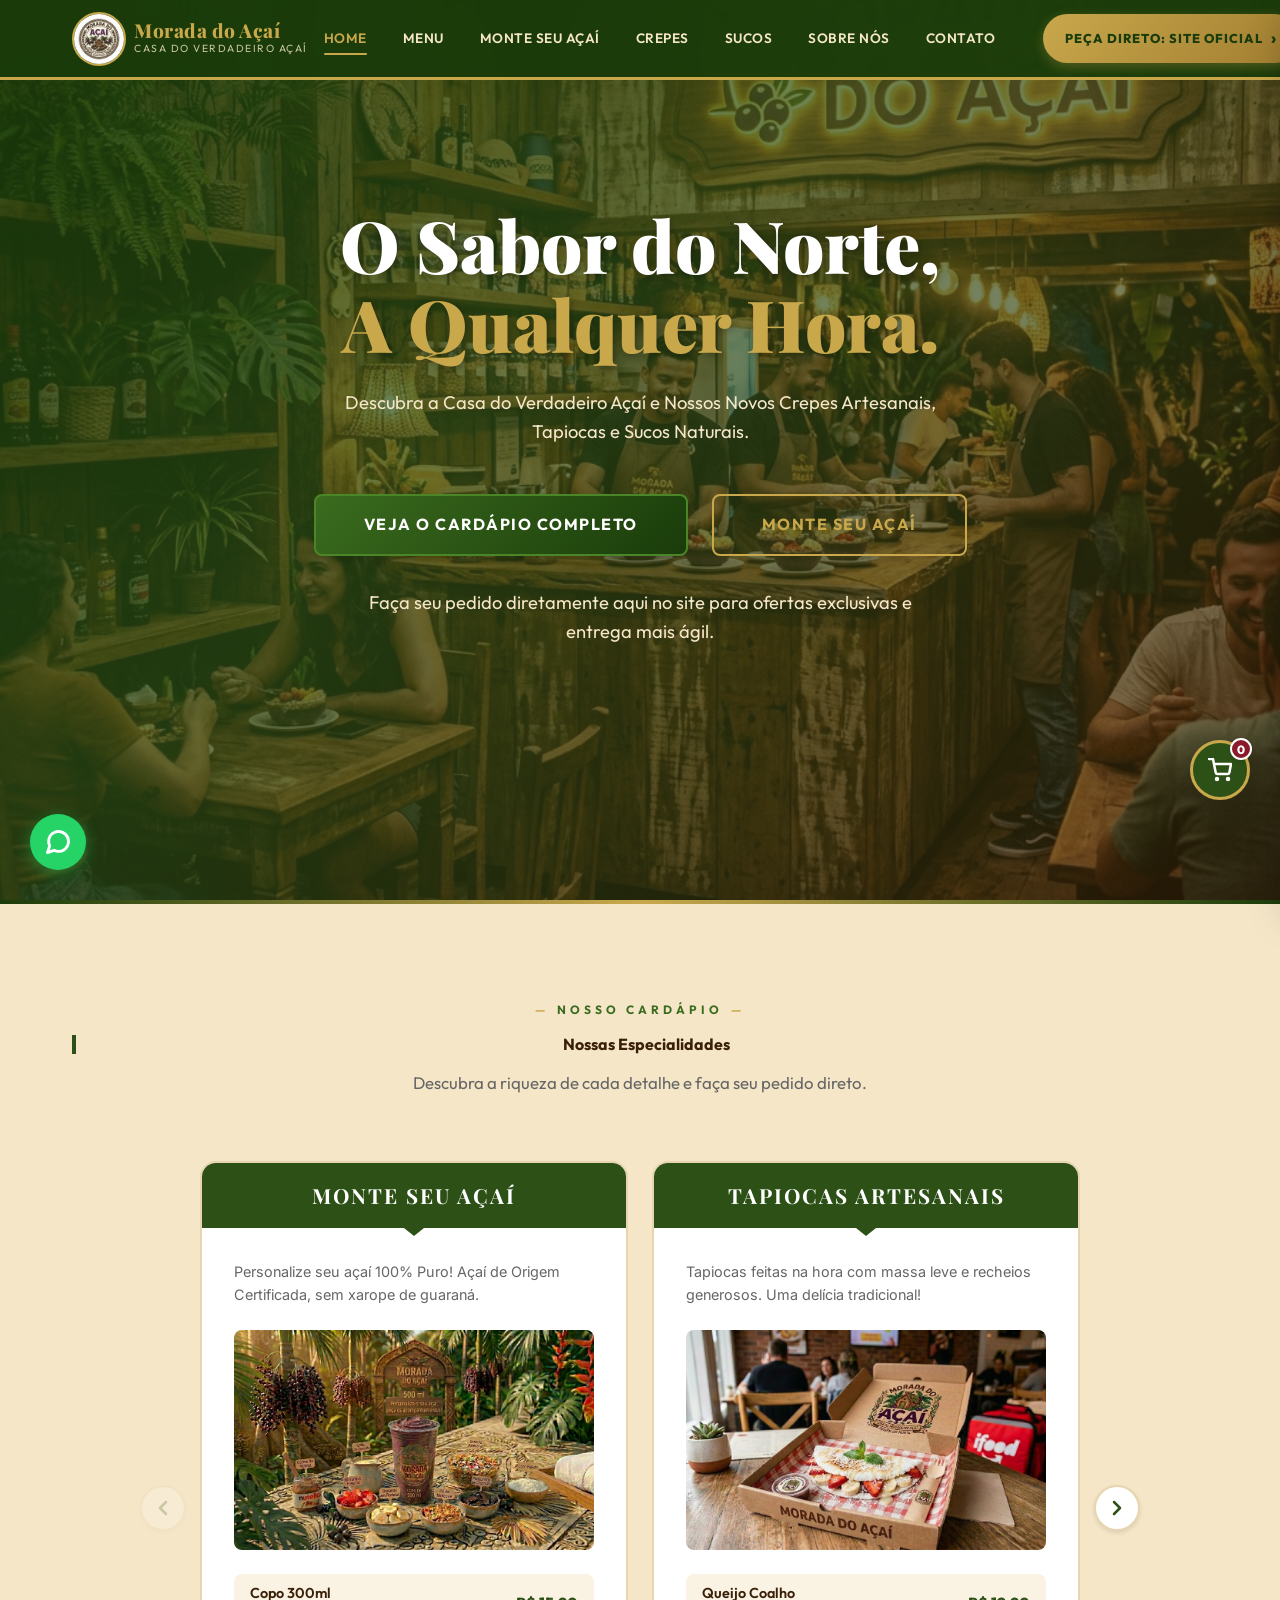
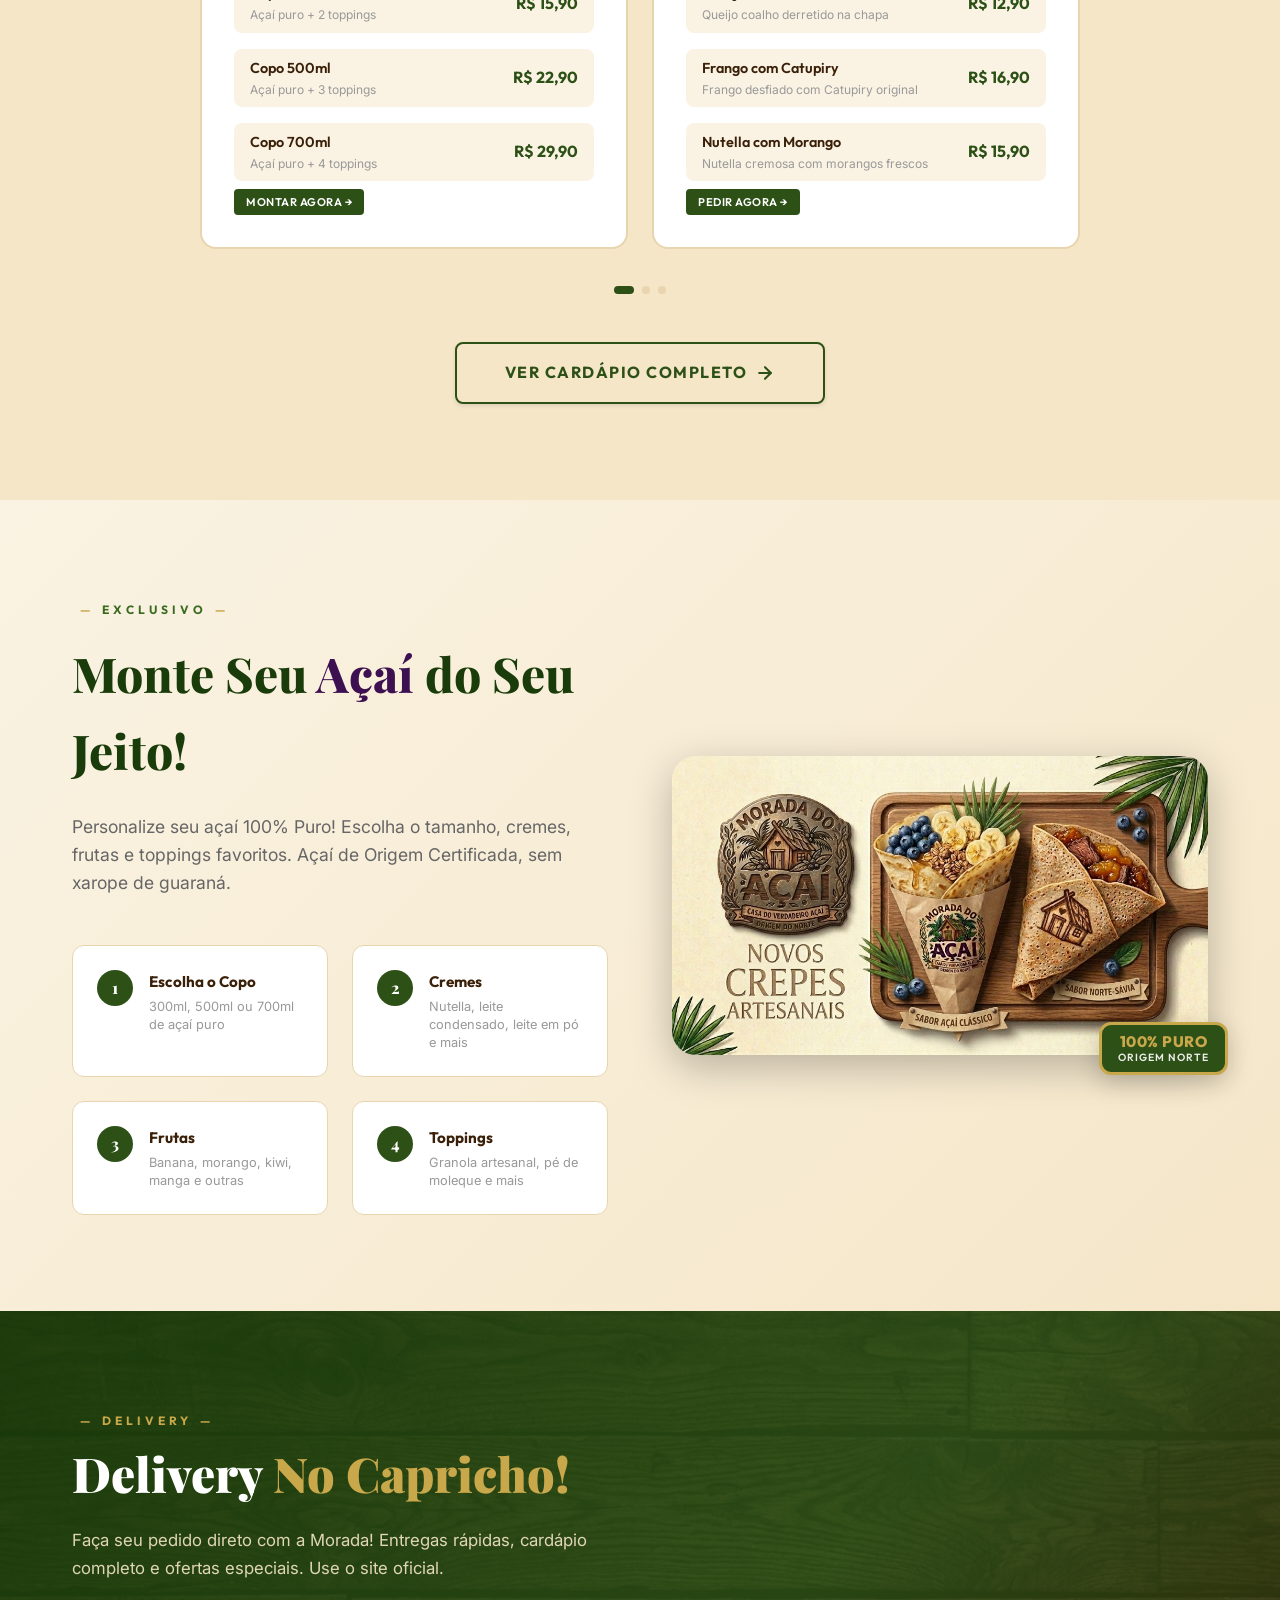
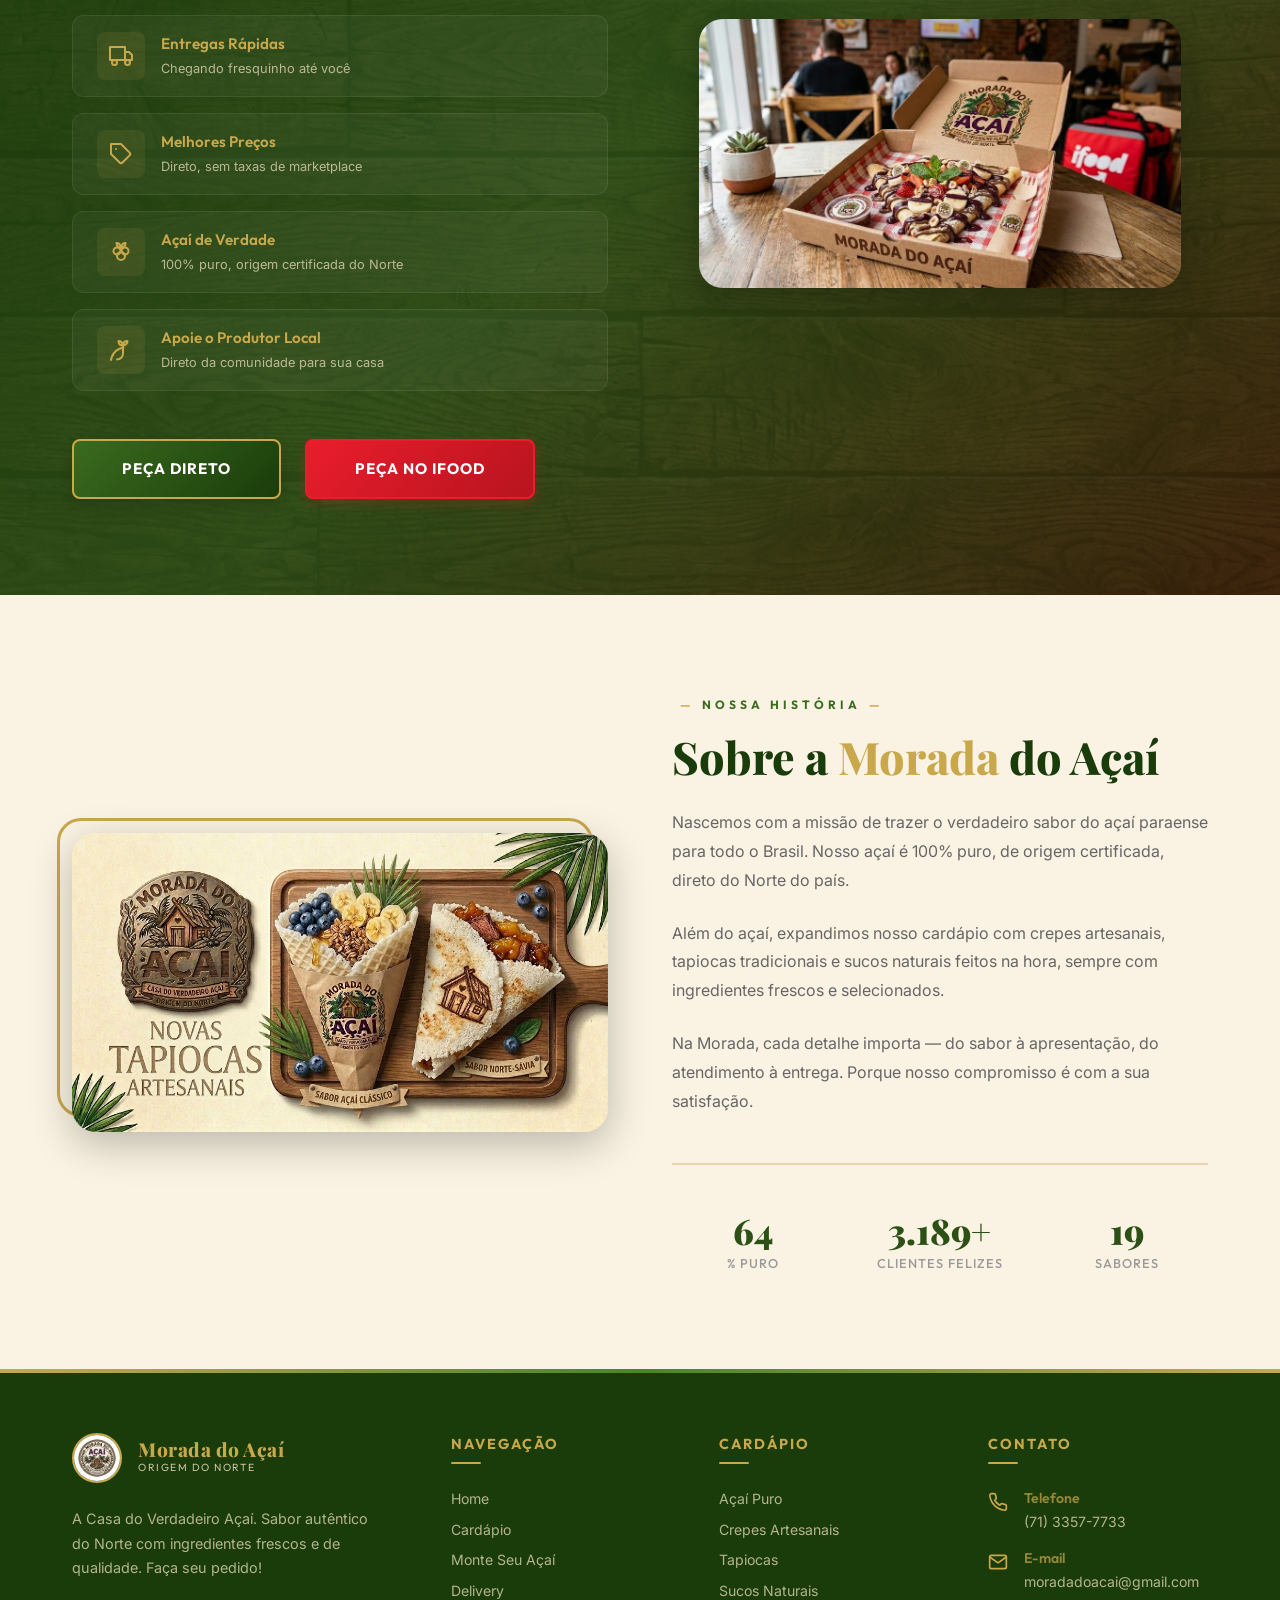
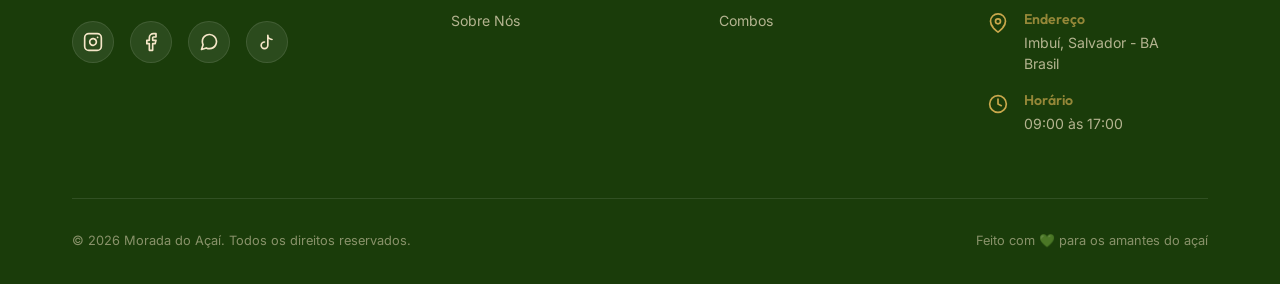
<file: index.html>
<!DOCTYPE html>
<html lang="pt-BR">
<head>
  <meta charset="UTF-8">
  <meta name="viewport" content="width=device-width, initial-scale=1.0">
  <meta name="description" content="Morada do Açaí - A Casa do Verdadeiro Açaí. Açaí puro de origem certificada, crepes artesanais, tapiocas e sucos naturais. Delivery no capricho!">
  <meta name="keywords" content="açaí, açaí puro, crepes artesanais, sucos naturais, tapioca, delivery, morada do açaí">
  <meta name="author" content="Morada do Açaí">
  <title>Morada do Açaí | O Sabor do Norte, A Qualquer Hora</title>
  <link rel="icon" type="image/png" href="images/logo.png">
  <link rel="stylesheet" href="styles.css">
</head>
<body>

  <!-- Page Loader -->
  <div class="page-loader" id="pageLoader">
    <div class="loader-content">
      <img src="images/logo.png?v=2" alt="Morada do Açaí">
      <div class="loader-bar">
        <div class="loader-bar-fill"></div>
      </div>
    </div>
  </div>

  <!-- Header -->
  <header class="header" id="header">
    <div class="container">
      <a href="#home" class="logo">
        <img src="images/logo.png?v=2" alt="Morada do Açaí Logo">
        <div class="logo-text">
          <span class="brand">Morada do Açaí</span>
          <span class="tagline">Casa do Verdadeiro Açaí</span>
        </div>
      </a>

      <nav class="nav">
        <div class="nav-links" id="navLinks">
          <a href="#home" class="active">Home</a>
          <a href="#especialidades">Menu</a>
          <a href="#monte-acai">Monte Seu Açaí</a>
          <a href="cardapio.html?filter=crepes">Crepes</a>
          <a href="cardapio.html?filter=sucos">Sucos</a>
          <a href="#sobre">Sobre Nós</a>
          <a href="#contato">Contato</a>
        </div>

        <a href="https://wa.me/557133577733" target="_blank" rel="noopener" class="btn-order" id="btnOrder">
          Peça Direto: Site Oficial
          <span class="arrow">›</span>
        </a>

        <button class="menu-toggle" id="menuToggle" aria-label="Menu">
          <span></span>
          <span></span>
          <span></span>
        </button>
      </nav>
    </div>
  </header>

  <!-- Hero Section -->
  <section class="hero" id="home">
    <div class="hero-bg">
      <video autoplay loop muted playsinline poster="images/hero-bg.png" id="hero-video">
        <source src="images/hero-video.mp4?v=3" type="video/mp4">
        <img src="images/hero-bg.png" alt="Morada do Açaí Ambiente">
      </video>
    </div>
    <div class="hero-content">
      <h1>O Sabor do Norte,<br><span>A Qualquer Hora.</span></h1>
      <p>Descubra a Casa do Verdadeiro Açaí e Nossos Novos Crepes Artesanais, Tapiocas e Sucos Naturais.</p>
      <div class="hero-buttons">
        <a href="#especialidades" class="btn-primary">
          Veja o Cardápio Completo
        </a>
        <a href="#monte-acai" class="btn-secondary">
          Monte Seu Açaí
        </a>
      </div>
      <p class="hero-note">Faça seu pedido diretamente aqui no site para ofertas exclusivas e entrega mais ágil.</p>
    </div>
  </section>

  <!-- Specialties Section -->
  <section class="section specialties" id="especialidades">
    <div class="container">
      <div class="section-header reveal">
        <div class="section-label">Nosso Cardápio</div>
        <h2 class="section-title">Nossas Especialidades</h2>
        <p class="section-subtitle">Descubra a riqueza de cada detalhe e faça seu pedido direto.</p>
      </div>

      <div class="carousel-container reveal">
        <button class="carousel-btn prev" id="carouselPrev" aria-label="Anterior">
          <svg viewBox="0 0 24 24" width="24" height="24" fill="none" stroke="currentColor" stroke-width="2.5" stroke-linecap="round" stroke-linejoin="round">
            <polyline points="15 18 9 12 15 6"></polyline>
          </svg>
        </button>

        <div class="carousel-viewport">
          <div class="carousel-track" id="carouselTrack">
            <!-- Monte Seu Açaí Card -->
            <div class="specialty-card">
              <div class="specialty-card-header">
                <h3>Monte Seu Açaí</h3>
              </div>
              <div class="specialty-card-body">
                <p>Personalize seu açaí 100% Puro! Açaí de Origem Certificada, sem xarope de guaraná.</p>
                <div class="specialty-card-image">
                  <img src="images/acai-real.jpg?v=3" alt="Monte Seu Açaí Morada do Açaí">
                </div>
                <div class="specialty-items">
                  <div class="specialty-item">
                    <div class="specialty-item-info">
                      <div class="specialty-item-name">Copo 300ml</div>
                      <div class="specialty-item-desc">Açaí puro + 2 toppings</div>
                    </div>
                    <div class="specialty-item-price">R$ 15,90</div>
                  </div>
                  <div class="specialty-item">
                    <div class="specialty-item-info">
                      <div class="specialty-item-name">Copo 500ml</div>
                      <div class="specialty-item-desc">Açaí puro + 3 toppings</div>
                    </div>
                    <div class="specialty-item-price">R$ 22,90</div>
                  </div>
                  <div class="specialty-item">
                    <div class="specialty-item-info">
                      <div class="specialty-item-name">Copo 700ml</div>
                      <div class="specialty-item-desc">Açaí puro + 4 toppings</div>
                    </div>
                    <div class="specialty-item-price">R$ 29,90</div>
                  </div>
                </div>
                <button class="btn-add">Montar Agora →</button>
              </div>
            </div>

            <!-- Tapiocas Card -->
            <div class="specialty-card">
              <div class="specialty-card-header">
                <h3>Tapiocas Artesanais</h3>
              </div>
              <div class="specialty-card-body">
                <p>Tapiocas feitas na hora com massa leve e recheios generosos. Uma delícia tradicional!</p>
                <div class="specialty-card-image">
                  <img src="images/tapioca-box.jpg?v=3" alt="Tapiocas Artesanais Morada do Açaí">
                </div>
                <div class="specialty-items">
                  <div class="specialty-item">
                    <div class="specialty-item-info">
                      <div class="specialty-item-name">Queijo Coalho</div>
                      <div class="specialty-item-desc">Queijo coalho derretido na chapa</div>
                    </div>
                    <div class="specialty-item-price">R$ 12,90</div>
                  </div>
                  <div class="specialty-item">
                    <div class="specialty-item-info">
                      <div class="specialty-item-name">Frango com Catupiry</div>
                      <div class="specialty-item-desc">Frango desfiado com Catupiry original</div>
                    </div>
                    <div class="specialty-item-price">R$ 16,90</div>
                  </div>
                  <div class="specialty-item">
                    <div class="specialty-item-info">
                      <div class="specialty-item-name">Nutella com Morango</div>
                      <div class="specialty-item-desc">Nutella cremosa com morangos frescos</div>
                    </div>
                    <div class="specialty-item-price">R$ 15,90</div>
                  </div>
                </div>
                <button class="btn-add">Pedir Agora →</button>
              </div>
            </div>

            <!-- Crepes Card -->
            <div class="specialty-card">
              <div class="specialty-card-header">
                <h3>Crepes Artesanais</h3>
              </div>
              <div class="specialty-card-body">
                <p>Cada crepe é recheado com ingredientes frescos e artesanais. Novidade na Morada!</p>
                <div class="specialty-card-image">
                  <img src="images/crepe-box.jpg?v=3" alt="Crepes Artesanais Morada do Açaí">
                </div>
                <div class="specialty-items">
                  <div class="specialty-item">
                    <div class="specialty-item-info">
                      <div class="specialty-item-name">Sabor Açaí Clássico</div>
                      <div class="specialty-item-desc">Açaí, banana, granola, morango</div>
                    </div>
                    <div class="specialty-item-price">R$ 18,50</div>
                  </div>
                  <div class="specialty-item">
                    <div class="specialty-item-info">
                      <div class="specialty-item-name">Sabor Norte-Sávia</div>
                      <div class="specialty-item-desc">Castanha, cupuaçu, caramelo</div>
                    </div>
                    <div class="specialty-item-price">R$ 21,90</div>
                  </div>
                  <div class="specialty-item">
                    <div class="specialty-item-info">
                      <div class="specialty-item-name">Sabor Tropical</div>
                      <div class="specialty-item-desc">Manga, maracujá, coco</div>
                    </div>
                    <div class="specialty-item-price">R$ 19,90</div>
                  </div>
                </div>
                <button class="btn-add">Pedir Agora →</button>
              </div>
            </div>

            <!-- Sucos Card -->
            <div class="specialty-card">
              <div class="specialty-card-header">
                <h3>Sucos Naturais</h3>
              </div>
              <div class="specialty-card-body">
                <p>Feito com frutas frescas, sem açúcar ou conservantes, prontinho para beber.</p>
                <div class="specialty-card-image">
                  <img src="images/sucos-real.jpg?v=3" alt="Sucos Naturais Morada do Açaí">
                </div>
                <div class="specialty-items">
                  <div class="specialty-item">
                    <div class="specialty-item-info">
                      <div class="specialty-item-name">Laranja com Cenoura</div>
                      <div class="specialty-item-desc">300ml · 100% natural</div>
                    </div>
                    <div class="specialty-item-price">R$ 9,90</div>
                  </div>
                  <div class="specialty-item">
                    <div class="specialty-item-info">
                      <div class="specialty-item-name">Detox Verde</div>
                      <div class="specialty-item-desc">Couve, pepino, maçã, gengibre</div>
                    </div>
                    <div class="specialty-item-price">R$ 11,90</div>
                  </div>
                  <div class="specialty-item">
                    <div class="specialty-item-info">
                      <div class="specialty-item-name">Abacaxi com Hortelã</div>
                      <div class="specialty-item-desc">300ml · Refrescante</div>
                    </div>
                    <div class="specialty-item-price">R$ 10,90</div>
                  </div>
                </div>
                <button class="btn-add">Pedir Agora →</button>
              </div>
            </div>
          </div>
        </div>

        <button class="carousel-btn next" id="carouselNext" aria-label="Próximo">
          <svg viewBox="0 0 24 24" width="24" height="24" fill="none" stroke="currentColor" stroke-width="2.5" stroke-linecap="round" stroke-linejoin="round">
            <polyline points="9 18 15 12 9 6"></polyline>
          </svg>
        </button>
      </div>

      <div class="carousel-dots" id="carouselDots"></div>

      <div class="specialties-action reveal">
        <a href="cardapio.html" class="btn-view-menu">
          Ver Cardápio Completo
          <svg viewBox="0 0 24 24" width="20" height="20" fill="none" stroke="currentColor" stroke-width="2.5" stroke-linecap="round" stroke-linejoin="round">
            <line x1="5" y1="12" x2="19" y2="12"></line>
            <polyline points="12 5 19 12 12 19"></polyline>
          </svg>
        </a>
      </div>
    </div>
  </section>

  <!-- Monte Seu Açaí Section -->
  <section class="section monte-acai" id="monte-acai">
    <div class="container">
      <div class="monte-acai-content">
        <div class="monte-acai-text reveal-left">
          <div class="section-label" style="text-align: left;">Exclusivo</div>
          <h2>Monte Seu <span>Açaí</span> do Seu Jeito!</h2>
          <p class="lead">Personalize seu açaí 100% Puro! Escolha o tamanho, cremes, frutas e toppings favoritos. Açaí de Origem Certificada, sem xarope de guaraná.</p>

          <div class="steps-grid">
            <div class="step">
              <div class="step-number">1</div>
              <div class="step-info">
                <h4>Escolha o Copo</h4>
                <p>300ml, 500ml ou 700ml de açaí puro</p>
              </div>
            </div>
            <div class="step">
              <div class="step-number">2</div>
              <div class="step-info">
                <h4>Cremes</h4>
                <p>Nutella, leite condensado, leite em pó e mais</p>
              </div>
            </div>
            <div class="step">
              <div class="step-number">3</div>
              <div class="step-info">
                <h4>Frutas</h4>
                <p>Banana, morango, kiwi, manga e outras</p>
              </div>
            </div>
            <div class="step">
              <div class="step-number">4</div>
              <div class="step-info">
                <h4>Toppings</h4>
                <p>Granola artesanal, pé de moleque e mais</p>
              </div>
            </div>
          </div>
        </div>
        <div class="monte-acai-visual reveal-right">
          <img src="images/crepes-banner.jpg" alt="Novos Crepes Artesanais Morada do Açaí">
          <div class="monte-acai-badge">
            <span class="badge-highlight">100% PURO</span>
            <span class="badge-text">Origem Norte</span>
          </div>
        </div>
      </div>
    </div>
  </section>

  <!-- Delivery Section -->
  <section class="section delivery" id="delivery">
    <div class="delivery-bg">
      <img src="images/wood-texture.png?v=2" alt="Background">
    </div>
    <div class="container">
      <div class="delivery-content">
        <div class="delivery-text reveal-left">
          <div class="section-label" style="text-align: left; color: var(--gold);">Delivery</div>
          <h2>Delivery <span>No Capricho!</span></h2>
          <p>Faça seu pedido direto com a Morada! Entregas rápidas, cardápio completo e ofertas especiais. Use o site oficial.</p>

          <div class="delivery-features">
            <div class="delivery-feature">
              <div class="delivery-feature-icon">
                <svg viewBox="0 0 24 24" width="24" height="24" fill="none" stroke="currentColor" stroke-width="2" stroke-linecap="round" stroke-linejoin="round">
                  <rect x="1" y="3" width="15" height="13"></rect>
                  <polygon points="16 8 20 8 23 11 23 16 16 16 16 8"></polygon>
                  <circle cx="5.5" cy="18.5" r="2.5"></circle>
                  <circle cx="18.5" cy="18.5" r="2.5"></circle>
                </svg>
              </div>
              <div class="delivery-feature-text">
                <h4>Entregas Rápidas</h4>
                <p>Chegando fresquinho até você</p>
              </div>
            </div>
            <div class="delivery-feature">
              <div class="delivery-feature-icon">
                <svg viewBox="0 0 24 24" width="24" height="24" fill="none" stroke="currentColor" stroke-width="2" stroke-linecap="round" stroke-linejoin="round">
                  <path d="M20.59 13.41l-7.17 7.17a2 2 0 0 1-2.83 0L2 12V2h10l8.59 8.59a2 2 0 0 1 0 2.82z"></path>
                  <line x1="7" y1="7" x2="7.01" y2="7"></line>
                </svg>
              </div>
              <div class="delivery-feature-text">
                <h4>Melhores Preços</h4>
                <p>Direto, sem taxas de marketplace</p>
              </div>
            </div>
            <div class="delivery-feature">
              <div class="delivery-feature-icon">
                <svg viewBox="0 0 24 24" width="24" height="24" fill="none" stroke="currentColor" stroke-width="2" stroke-linecap="round" stroke-linejoin="round">
                  <circle cx="12" cy="16" r="4"></circle>
                  <circle cx="8" cy="11" r="3.5"></circle>
                  <circle cx="16" cy="11" r="3.5"></circle>
                  <path d="M12 7.5c.5-2.5 2-4.5 4.5-4.5 0 2.5-1.5 4.5-4.5 4.5z"></path>
                  <path d="M12 7.5C11.5 5 10 3 7.5 3c0 2.5 1.5 4.5 4.5 4.5z"></path>
                  <path d="M12 7.5V12"></path>
                </svg>
              </div>
              <div class="delivery-feature-text">
                <h4>Açaí de Verdade</h4>
                <p>100% puro, origem certificada do Norte</p>
              </div>
            </div>
            <div class="delivery-feature">
              <div class="delivery-feature-icon">
                <svg viewBox="0 0 24 24" width="24" height="24" fill="none" stroke="currentColor" stroke-width="2" stroke-linecap="round" stroke-linejoin="round">
                  <path d="M2 22c1.25-6.7 5.85-11.3 12.5-12.5"></path>
                  <path d="M14 7.5c2.5-.5 4.5-2 4.5-4.5-2.5 0-4.5 1.5-4.5 4.5z"></path>
                  <path d="M14 7.5c-.5-2.5-2-4.5-4.5-4.5 0 2.5 1.5 4.5 4.5 4.5z"></path>
                  <path d="M14 7.5v8c0 3.3-2.7 6-6 6"></path>
                </svg>
              </div>
              <div class="delivery-feature-text">
                <h4>Apoie o Produtor Local</h4>
                <p>Direto da comunidade para sua casa</p>
              </div>
            </div>
          </div>

          <div class="delivery-buttons">
            <a href="https://wa.me/557133577733" target="_blank" rel="noopener" class="btn-delivery-direto">
              Peça Direto
            </a>
            <a href="#" class="btn-delivery-ifood">
              Peça no iFood
            </a>
          </div>
        </div>

        <div class="delivery-image reveal-right">
          <img src="images/crepe-box.jpg" alt="Delivery Morada do Açaí">
        </div>
      </div>
    </div>
  </section>

  <!-- About Section -->
  <section class="section about" id="sobre">
    <div class="container">
      <div class="about-content">
        <div class="about-image-wrapper reveal-left">
          <img src="images/tapiocas-banner.jpg" alt="Novas Tapiocas Artesanais Morada do Açaí">
        </div>
        <div class="about-text reveal-right">
          <div class="section-label" style="text-align: left;">Nossa História</div>
          <h2>Sobre a <span>Morada</span> do Açaí</h2>
          <p>Nascemos com a missão de trazer o verdadeiro sabor do açaí paraense para todo o Brasil. Nosso açaí é 100% puro, de origem certificada, direto do Norte do país.</p>
          <p>Além do açaí, expandimos nosso cardápio com crepes artesanais, tapiocas tradicionais e sucos naturais feitos na hora, sempre com ingredientes frescos e selecionados.</p>
          <p>Na Morada, cada detalhe importa — do sabor à apresentação, do atendimento à entrega. Porque nosso compromisso é com a sua satisfação.</p>

          <div class="about-stats">
            <div class="about-stat">
              <div class="number" data-target="100">0</div>
              <div class="label">% Puro</div>
            </div>
            <div class="about-stat">
              <div class="number" data-target="5000">0</div>
              <div class="label">Clientes Felizes</div>
            </div>
            <div class="about-stat">
              <div class="number" data-target="30">0</div>
              <div class="label">Sabores</div>
            </div>
          </div>
        </div>
      </div>
    </div>
  </section>

  <!-- Footer -->
  <footer class="footer" id="contato">
    <div class="container">
      <div class="footer-grid">
        <div class="footer-brand">
          <a href="#home" class="logo">
            <img src="images/logo.png?v=2" alt="Morada do Açaí">
            <div class="logo-text">
              <span class="brand">Morada do Açaí</span>
              <span class="tagline">Origem do Norte</span>
            </div>
          </a>
          <p>A Casa do Verdadeiro Açaí. Sabor autêntico do Norte com ingredientes frescos e de qualidade. Faça seu pedido!</p>
          <div class="footer-social">
            <a href="#" aria-label="Instagram">
              <svg viewBox="0 0 24 24" width="20" height="20" fill="none" stroke="currentColor" stroke-width="2" stroke-linecap="round" stroke-linejoin="round">
                <rect x="2" y="2" width="20" height="20" rx="5" ry="5"></rect>
                <path d="M16 11.37A4 4 0 1 1 12.63 8 4 4 0 0 1 16 11.37z"></path>
                <line x1="17.5" y1="6.5" x2="17.51" y2="6.5"></line>
              </svg>
            </a>
            <a href="#" aria-label="Facebook">
              <svg viewBox="0 0 24 24" width="20" height="20" fill="none" stroke="currentColor" stroke-width="2" stroke-linecap="round" stroke-linejoin="round">
                <path d="M18 2h-3a5 5 0 0 0-5 5v3H7v4h3v8h4v-8h3l1-4h-4V7a1 1 0 0 1 1-1h3z"></path>
              </svg>
            </a>
            <a href="https://wa.me/557133577733" target="_blank" rel="noopener" aria-label="WhatsApp">
              <svg viewBox="0 0 24 24" width="20" height="20" fill="none" stroke="currentColor" stroke-width="2" stroke-linecap="round" stroke-linejoin="round">
                <path d="M21 11.5a8.38 8.38 0 0 1-.9 3.8 8.5 8.5 0 0 1-7.6 4.7 8.38 8.38 0 0 1-3.8-.9L3 21l1.9-5.7a8.38 8.38 0 0 1-.9-3.8 8.5 8.5 0 0 1 4.7-7.6 8.38 8.38 0 0 1 3.8-.9h.5a8.48 8.48 0 0 1 8 8v.5z"></path>
              </svg>
            </a>
            <a href="#" aria-label="TikTok">
              <svg viewBox="0 0 24 24" width="20" height="20" fill="none" stroke="currentColor" stroke-width="2" stroke-linecap="round" stroke-linejoin="round">
                <path d="M9 12a4 4 0 1 0 4 4V4a5 5 0 0 0 5 5"></path>
              </svg>
            </a>
          </div>
        </div>

        <div class="footer-column">
          <h4>Navegação</h4>
          <ul>
            <li><a href="#home">Home</a></li>
            <li><a href="#especialidades">Cardápio</a></li>
            <li><a href="#monte-acai">Monte Seu Açaí</a></li>
            <li><a href="#delivery">Delivery</a></li>
            <li><a href="#sobre">Sobre Nós</a></li>
          </ul>
        </div>

        <div class="footer-column">
          <h4>Cardápio</h4>
          <ul>
            <li><a href="#especialidades">Açaí Puro</a></li>
            <li><a href="#especialidades">Crepes Artesanais</a></li>
            <li><a href="#especialidades">Tapiocas</a></li>
            <li><a href="#especialidades">Sucos Naturais</a></li>
            <li><a href="#especialidades">Combos</a></li>
          </ul>
        </div>

        <div class="footer-column">
          <h4>Contato</h4>
          <div class="footer-contact-item">
            <span class="icon">
              <svg viewBox="0 0 24 24" width="18" height="18" fill="none" stroke="currentColor" stroke-width="2" stroke-linecap="round" stroke-linejoin="round">
                <path d="M22 16.92v3a2 2 0 0 1-2.18 2 19.79 19.79 0 0 1-8.63-3.07 19.5 19.5 0 0 1-6-6 19.79 19.79 0 0 1-3.07-8.67A2 2 0 0 1 4.11 2h3a2 2 0 0 1 2 1.72 12.84 12.84 0 0 0 .7 2.81 2 2 0 0 1-.45 2.11L8.09 9.91a16 16 0 0 0 6 6l1.27-1.27a2 2 0 0 1 2.11-.45 12.84 12.84 0 0 0 2.81.7A2 2 0 0 1 22 16.92z"></path>
              </svg>
            </span>
            <div class="info">
              <strong>Telefone</strong>
              (71) 3357-7733
            </div>
          </div>
          <div class="footer-contact-item">
            <span class="icon">
              <svg viewBox="0 0 24 24" width="18" height="18" fill="none" stroke="currentColor" stroke-width="2" stroke-linecap="round" stroke-linejoin="round">
                <path d="M4 4h16c1.1 0 2 .9 2 2v12c0 1.1-.9 2-2 2H4c-1.1 0-2-.9-2-2V6c0-1.1.9-2 2-2z"></path>
                <polyline points="22,6 12,13 2,6"></polyline>
              </svg>
            </span>
            <div class="info">
              <strong>E-mail</strong>
              moradadoacai@gmail.com
            </div>
          </div>
          <div class="footer-contact-item">
            <span class="icon">
              <svg viewBox="0 0 24 24" width="18" height="18" fill="none" stroke="currentColor" stroke-width="2" stroke-linecap="round" stroke-linejoin="round">
                <path d="M21 10c0 7-9 13-9 13s-9-6-9-13a9 9 0 0 1 18 0z"></path>
                <circle cx="12" cy="10" r="3"></circle>
              </svg>
            </span>
            <div class="info">
              <strong>Endereço</strong>
              Imbuí, Salvador - BA<br>Brasil
            </div>
          </div>
          <div class="footer-contact-item">
            <span class="icon">
              <svg viewBox="0 0 24 24" width="18" height="18" fill="none" stroke="currentColor" stroke-width="2" stroke-linecap="round" stroke-linejoin="round">
                <circle cx="12" cy="12" r="10"></circle>
                <polyline points="12 6 12 12 16 14"></polyline>
              </svg>
            </span>
            <div class="info">
              <strong>Horário</strong>
              09:00 às 17:00
            </div>
          </div>
        </div>
      </div>

      <div class="footer-bottom">
        <p>&copy; 2026 Morada do Açaí. Todos os direitos reservados.</p>
        <p>Feito com 💚 para os amantes do açaí</p>
      </div>
    </div>
  </footer>

  <!-- WhatsApp Float Button -->
  <a href="https://wa.me/557133577733" class="whatsapp-float" target="_blank" rel="noopener" aria-label="Fale conosco no WhatsApp">
    <svg viewBox="0 0 24 24" width="28" height="28" fill="none" stroke="currentColor" stroke-width="2.5" stroke-linecap="round" stroke-linejoin="round">
      <path d="M21 11.5a8.38 8.38 0 0 1-.9 3.8 8.5 8.5 0 0 1-7.6 4.7 8.38 8.38 0 0 1-3.8-.9L3 21l1.9-5.7a8.38 8.38 0 0 1-.9-3.8 8.5 8.5 0 0 1 4.7-7.6 8.38 8.38 0 0 1 3.8-.9h.5a8.48 8.48 0 0 1 8 8v.5z"></path>
    </svg>
  </a>

  <!-- Back to Top Button -->
  <button class="back-to-top" id="backToTop" aria-label="Voltar ao topo">↑</button>

  <!-- Floating Cart Button -->
  <button class="cart-float-btn" id="cartFloatBtn" aria-label="Ver Carrinho">
    <span class="cart-icon">
      <svg viewBox="0 0 24 24" width="24" height="24" fill="none" stroke="currentColor" stroke-width="2.5" stroke-linecap="round" stroke-linejoin="round">
        <circle cx="9" cy="21" r="1"></circle>
        <circle cx="20" cy="21" r="1"></circle>
        <path d="M1 1h4l2.68 13.39a2 2 0 0 0 2 1.61h9.72a2 2 0 0 0 2-1.61L23 6H6"></path>
      </svg>
    </span>
    <span class="cart-badge" id="cartBadge">0</span>
  </button>

  <!-- Cart Drawer -->
  <div class="cart-drawer" id="cartDrawer">
    <div class="cart-drawer-header">
      <h3>Seu Pedido</h3>
      <button class="close-drawer" id="closeDrawer">&times;</button>
    </div>
    
    <!-- Cart Items View -->
    <div class="cart-view" id="cartView">
      <div class="cart-items" id="cartItemsList">
        <div class="empty-cart-message">
          <svg viewBox="0 0 24 24" width="48" height="48" fill="none" stroke="currentColor" stroke-width="1.5" stroke-linecap="round" stroke-linejoin="round">
            <circle cx="9" cy="21" r="1"></circle>
            <circle cx="20" cy="21" r="1"></circle>
            <path d="M1 1h4l2.68 13.39a2 2 0 0 0 2 1.61h9.72a2 2 0 0 0 2-1.61L23 6H6"></path>
          </svg>
          <p>Seu carrinho está vazio.</p>
        </div>
      </div>
      <div class="cart-summary">
        <div class="summary-line">
          <span>Subtotal</span>
          <span id="cartSubtotal">R$ 0,00</span>
        </div>
        <button class="btn-checkout-next" id="btnCheckoutNext" disabled>Avançar para o Pedido</button>
      </div>
    </div>

    <!-- Checkout Form View -->
    <div class="checkout-view hidden" id="checkoutView">
      <form id="checkoutForm">
        <div class="form-group">
          <label for="clientName">Seu Nome *</label>
          <input type="text" id="clientName" required placeholder="Digite seu nome">
        </div>
        <div class="form-group">
          <label for="clientPhone">Seu WhatsApp *</label>
          <input type="tel" id="clientPhone" required placeholder="(DD) 99999-9999">
        </div>
        <div class="form-group">
          <label>Como deseja receber? *</label>
          <div class="delivery-options">
            <label class="delivery-type-label active">
              <input type="radio" name="deliveryType" value="delivery" checked>
              <span>Delivery (+R$ 5,00)</span>
            </label>
            <label class="delivery-type-label">
              <input type="radio" name="deliveryType" value="retirada">
              <span>Retirada no Local</span>
            </label>
          </div>
        </div>

        <!-- Address Fields -->
        <div class="address-fields" id="addressFields">
          <div class="form-group">
            <label for="street">Rua e Número *</label>
            <input type="text" id="street" placeholder="Rua das Flores, 123">
          </div>
          <div class="form-group">
            <label for="neighborhood">Bairro *</label>
            <input type="text" id="neighborhood" placeholder="Imbuí">
          </div>
          <div class="form-group">
            <label for="complement">Complemento / Referência</label>
            <input type="text" id="complement" placeholder="Apto 101, próximo ao mercado">
          </div>
        </div>

        <div class="form-group">
          <label for="paymentMethod">Forma de Pagamento *</label>
          <select id="paymentMethod" required>
            <option value="pix">Pix</option>
            <option value="cartao">Cartão de Crédito / Débito</option>
            <option value="dinheiro">Dinheiro</option>
          </select>
        </div>
        
        <div class="form-group hidden" id="changeGroup">
          <label for="cashChange">Troco para quanto?</label>
          <input type="number" id="cashChange" placeholder="Ex: 50" min="0">
        </div>

        <div class="checkout-actions">
          <button type="button" class="btn-checkout-back" id="btnCheckoutBack">Voltar</button>
          <button type="submit" class="btn-checkout-submit">Enviar via WhatsApp</button>
        </div>
      </form>
    </div>
  </div>



  <script src="script.js"></script>
  <script>
    // Force hero video to play
    document.addEventListener('DOMContentLoaded', function() {
      var video = document.getElementById('hero-video');
      if (video) {
        video.muted = true;
        var playPromise = video.play();
        if (playPromise !== undefined) {
          playPromise.catch(function() {
            // Autoplay blocked, try on user interaction
            document.addEventListener('click', function() {
              video.play();
            }, { once: true });
            document.addEventListener('scroll', function() {
              video.play();
            }, { once: true });
          });
        }
      }
    });
  </script>
</body>
</html>
</file>
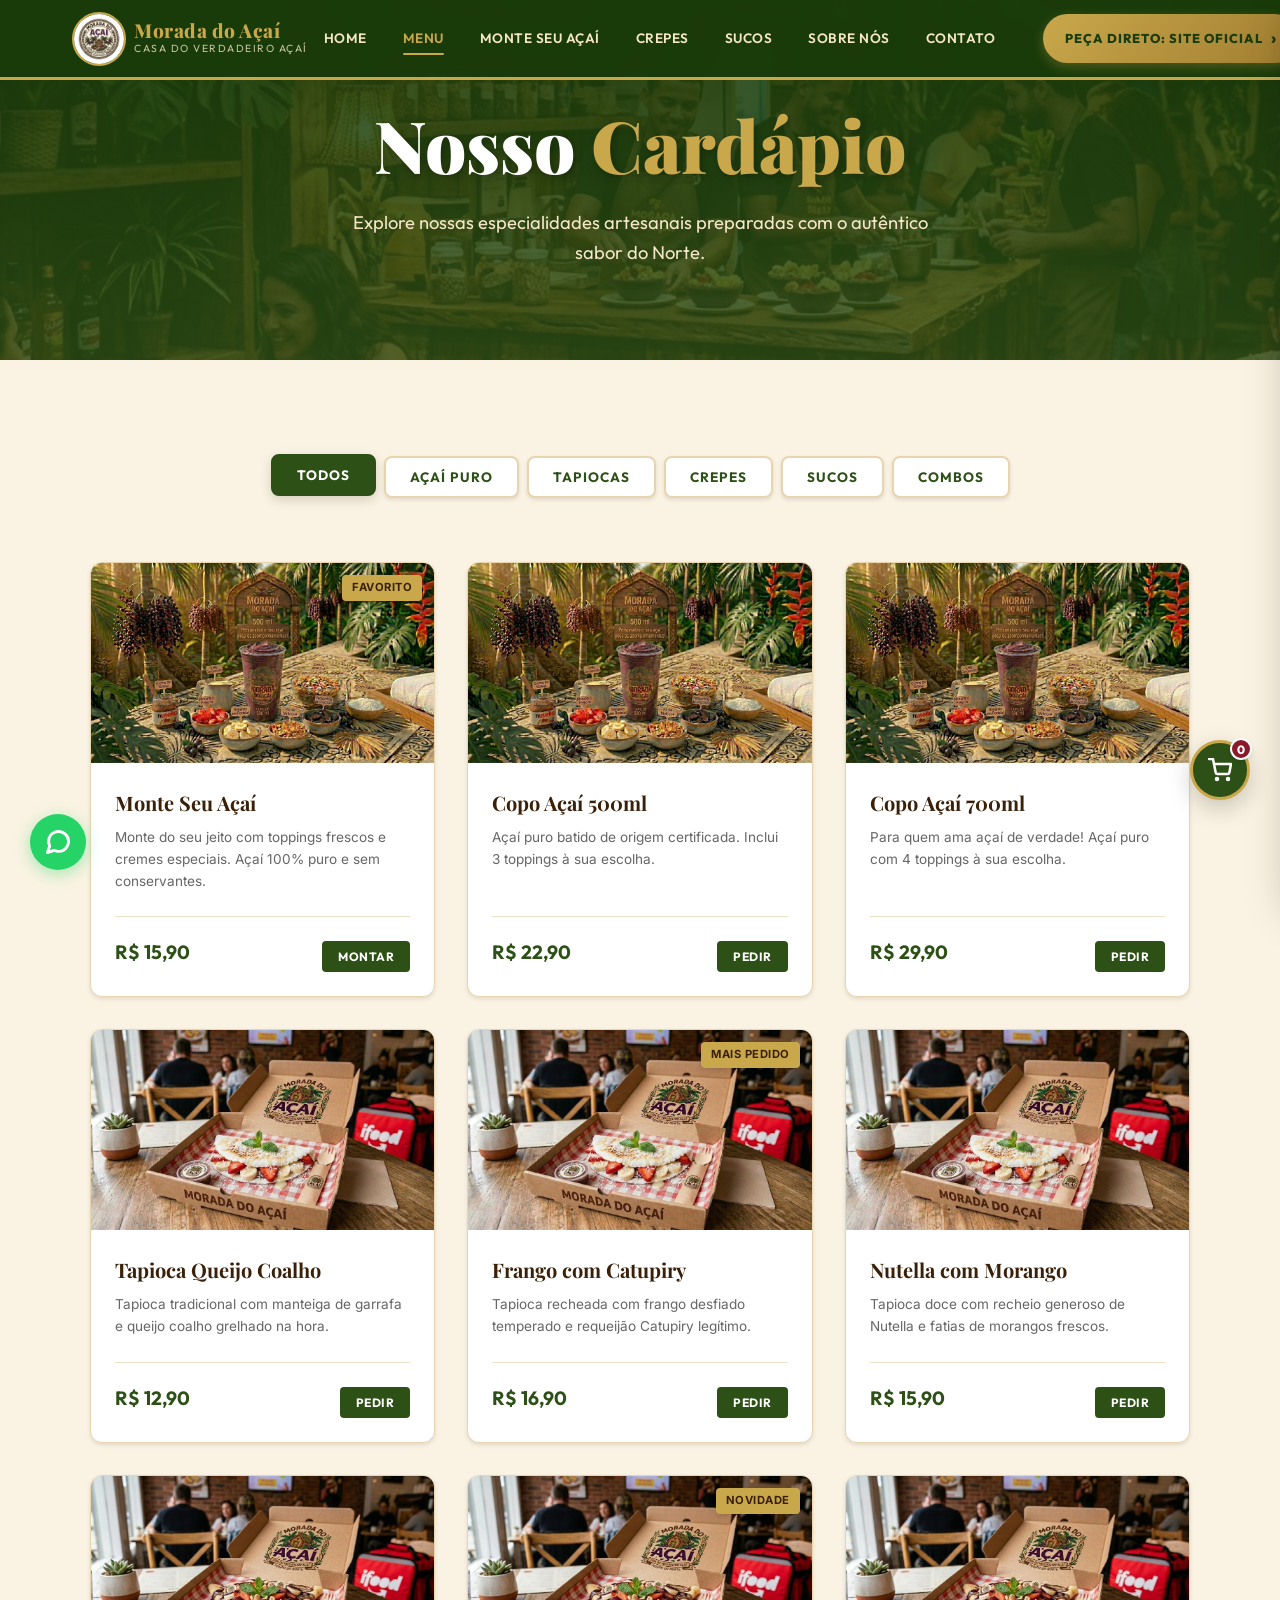
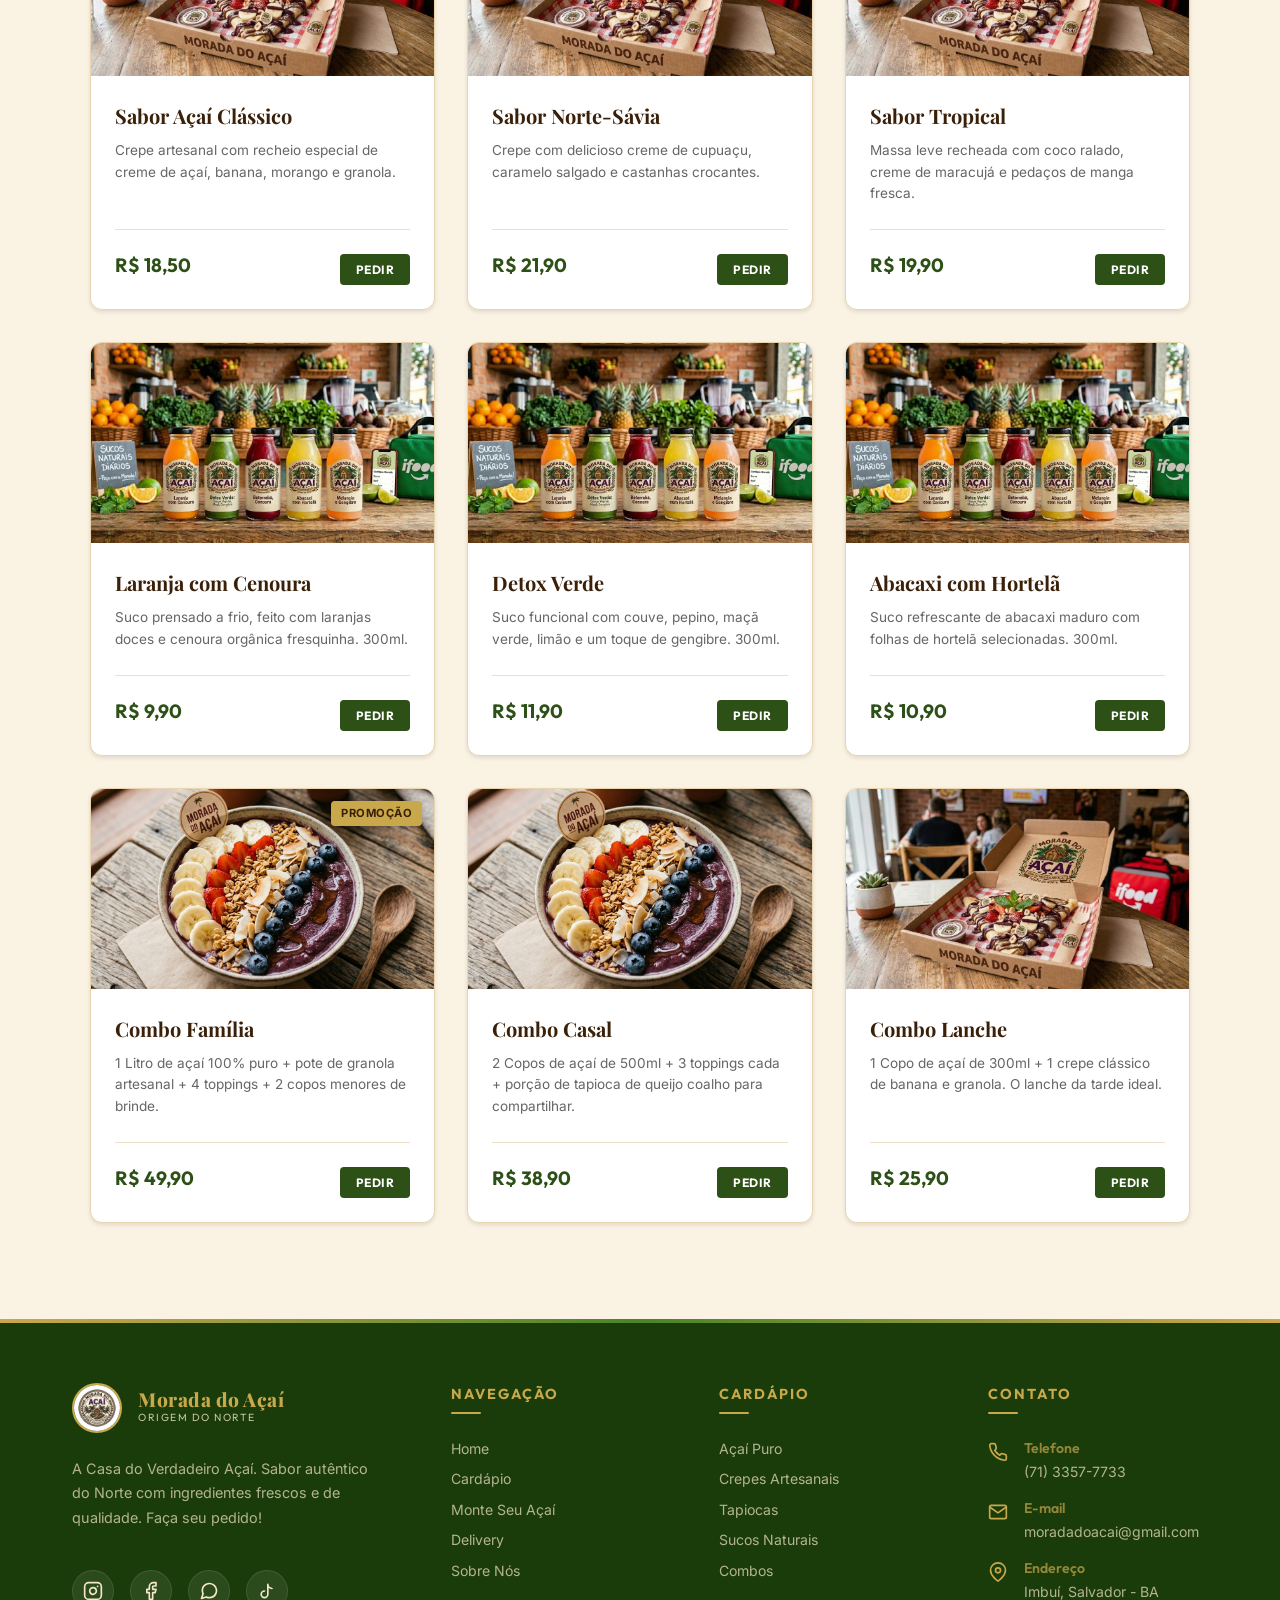
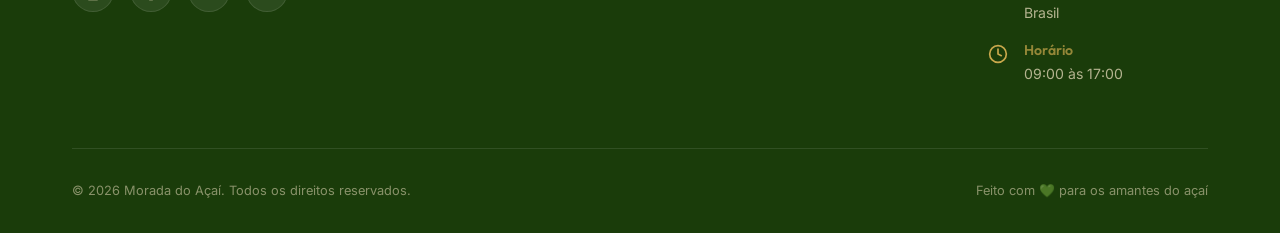
<file: cardapio.html>
<!DOCTYPE html>
<html lang="pt-BR">
<head>
  <meta charset="UTF-8">
  <meta name="viewport" content="width=device-width, initial-scale=1.0">
  <meta name="description" content="Morada do Açaí - Nosso Cardápio Completo. Monte seu açaí puro, tapiocas artesanais, crepes e sucos naturais. Delivery rápido!">
  <meta name="keywords" content="cardápio, açaí, crepes, tapioca, sucos, combos, morada do açaí">
  <meta name="author" content="Morada do Açaí">
  <title>Cardápio Completo | Morada do Açaí</title>
  <link rel="icon" type="image/png" href="images/logo.png">
  <link rel="stylesheet" href="styles.css">
</head>
<body>

  <!-- Page Loader -->
  <div class="page-loader" id="pageLoader">
    <div class="loader-content">
      <img src="images/logo.png?v=2" alt="Morada do Açaí">
      <div class="loader-bar">
        <div class="loader-bar-fill"></div>
      </div>
    </div>
  </div>

  <!-- Header -->
  <header class="header" id="header">
    <div class="container">
      <a href="index.html#home" class="logo">
        <img src="images/logo.png?v=2" alt="Morada do Açaí Logo">
        <div class="logo-text">
          <span class="brand">Morada do Açaí</span>
          <span class="tagline">Casa do Verdadeiro Açaí</span>
        </div>
      </a>

      <nav class="nav">
        <div class="nav-links" id="navLinks">
          <a href="index.html#home">Home</a>
          <a href="#" class="active">Menu</a>
          <a href="index.html#monte-acai">Monte Seu Açaí</a>
          <a href="cardapio.html?filter=crepes">Crepes</a>
          <a href="cardapio.html?filter=sucos">Sucos</a>
          <a href="index.html#sobre">Sobre Nós</a>
          <a href="index.html#contato">Contato</a>
        </div>

        <a href="https://wa.me/557133577733" target="_blank" rel="noopener" class="btn-order" id="btnOrder">
          Peça Direto: Site Oficial
          <span class="arrow">›</span>
        </a>

        <button class="menu-toggle" id="menuToggle" aria-label="Menu">
          <span></span>
          <span></span>
          <span></span>
        </button>
      </nav>
    </div>
  </header>

  <!-- Hero Section -->
  <section class="hero hero-menu-small">
    <div class="hero-bg">
      <img src="images/hero-bg.png?v=2" alt="Morada do Açaí Ambiente">
    </div>
    <div class="hero-content">
      <h1>Nosso <span>Cardápio</span></h1>
      <p>Explore nossas especialidades artesanais preparadas com o autêntico sabor do Norte.</p>
    </div>
  </section>

  <!-- Menu Section with Filters -->
  <section class="menu-section">
    <div class="container">
      
      <!-- Category Filters -->
      <div class="menu-filters">
        <button class="filter-btn active" data-filter="todos">Todos</button>
        <button class="filter-btn" data-filter="acai">Açaí Puro</button>
        <button class="filter-btn" data-filter="tapiocas">Tapiocas</button>
        <button class="filter-btn" data-filter="crepes">Crepes</button>
        <button class="filter-btn" data-filter="sucos">Sucos</button>
        <button class="filter-btn" data-filter="combos">Combos</button>
      </div>

      <!-- Catalog Grid -->
      <div class="menu-catalog">
        
        <!-- Açaí 1 -->
        <div class="menu-catalog-card" data-category="acai">
          <div class="menu-catalog-img">
            <img src="images/acai-real.jpg?v=3" alt="Monte Seu Açaí">
            <span class="menu-catalog-badge">Favorito</span>
          </div>
          <div class="menu-catalog-info">
            <h3>Monte Seu Açaí</h3>
            <p>Monte do seu jeito com toppings frescos e cremes especiais. Açaí 100% puro e sem conservantes.</p>
            <div class="menu-catalog-footer">
              <span class="menu-catalog-price">R$ 15,90</span>
              <button class="menu-catalog-btn btn-add">Montar</button>
            </div>
          </div>
        </div>

        <!-- Açaí 2 -->
        <div class="menu-catalog-card" data-category="acai">
          <div class="menu-catalog-img">
            <img src="images/acai-real.jpg?v=3" alt="Açaí Tradicional 500ml">
          </div>
          <div class="menu-catalog-info">
            <h3>Copo Açaí 500ml</h3>
            <p>Açaí puro batido de origem certificada. Inclui 3 toppings à sua escolha.</p>
            <div class="menu-catalog-footer">
              <span class="menu-catalog-price">R$ 22,90</span>
              <button class="menu-catalog-btn btn-add">Pedir</button>
            </div>
          </div>
        </div>

        <!-- Açaí 3 -->
        <div class="menu-catalog-card" data-category="acai">
          <div class="menu-catalog-img">
            <img src="images/acai-real.jpg?v=3" alt="Copo Açaí 700ml">
          </div>
          <div class="menu-catalog-info">
            <h3>Copo Açaí 700ml</h3>
            <p>Para quem ama açaí de verdade! Açaí puro com 4 toppings à sua escolha.</p>
            <div class="menu-catalog-footer">
              <span class="menu-catalog-price">R$ 29,90</span>
              <button class="menu-catalog-btn btn-add">Pedir</button>
            </div>
          </div>
        </div>

        <!-- Tapioca 1 -->
        <div class="menu-catalog-card" data-category="tapiocas">
          <div class="menu-catalog-img">
            <img src="images/tapioca-box.jpg?v=3" alt="Tapioca Queijo Coalho">
          </div>
          <div class="menu-catalog-info">
            <h3>Tapioca Queijo Coalho</h3>
            <p>Tapioca tradicional com manteiga de garrafa e queijo coalho grelhado na hora.</p>
            <div class="menu-catalog-footer">
              <span class="menu-catalog-price">R$ 12,90</span>
              <button class="menu-catalog-btn btn-add">Pedir</button>
            </div>
          </div>
        </div>

        <!-- Tapioca 2 -->
        <div class="menu-catalog-card" data-category="tapiocas">
          <div class="menu-catalog-img">
            <img src="images/tapioca-box.jpg?v=3" alt="Tapioca Frango com Catupiry">
            <span class="menu-catalog-badge">Mais Pedido</span>
          </div>
          <div class="menu-catalog-info">
            <h3>Frango com Catupiry</h3>
            <p>Tapioca recheada com frango desfiado temperado e requeijão Catupiry legítimo.</p>
            <div class="menu-catalog-footer">
              <span class="menu-catalog-price">R$ 16,90</span>
              <button class="menu-catalog-btn btn-add">Pedir</button>
            </div>
          </div>
        </div>

        <!-- Tapioca 3 -->
        <div class="menu-catalog-card" data-category="tapiocas">
          <div class="menu-catalog-img">
            <img src="images/tapioca-box.jpg?v=3" alt="Tapioca Nutella com Morango">
          </div>
          <div class="menu-catalog-info">
            <h3>Nutella com Morango</h3>
            <p>Tapioca doce com recheio generoso de Nutella e fatias de morangos frescos.</p>
            <div class="menu-catalog-footer">
              <span class="menu-catalog-price">R$ 15,90</span>
              <button class="menu-catalog-btn btn-add">Pedir</button>
            </div>
          </div>
        </div>

        <!-- Crepe 1 -->
        <div class="menu-catalog-card" data-category="crepes">
          <div class="menu-catalog-img">
            <img src="images/crepe-box.jpg?v=3" alt="Crepe Sabor Açaí Clássico">
          </div>
          <div class="menu-catalog-info">
            <h3>Sabor Açaí Clássico</h3>
            <p>Crepe artesanal com recheio especial de creme de açaí, banana, morango e granola.</p>
            <div class="menu-catalog-footer">
              <span class="menu-catalog-price">R$ 18,50</span>
              <button class="menu-catalog-btn btn-add">Pedir</button>
            </div>
          </div>
        </div>

        <!-- Crepe 2 -->
        <div class="menu-catalog-card" data-category="crepes">
          <div class="menu-catalog-img">
            <img src="images/crepe-box.jpg?v=3" alt="Crepe Sabor Norte-Sávia">
            <span class="menu-catalog-badge">Novidade</span>
          </div>
          <div class="menu-catalog-info">
            <h3>Sabor Norte-Sávia</h3>
            <p>Crepe com delicioso creme de cupuaçu, caramelo salgado e castanhas crocantes.</p>
            <div class="menu-catalog-footer">
              <span class="menu-catalog-price">R$ 21,90</span>
              <button class="menu-catalog-btn btn-add">Pedir</button>
            </div>
          </div>
        </div>

        <!-- Crepe 3 -->
        <div class="menu-catalog-card" data-category="crepes">
          <div class="menu-catalog-img">
            <img src="images/crepe-box.jpg?v=3" alt="Crepe Sabor Tropical">
          </div>
          <div class="menu-catalog-info">
            <h3>Sabor Tropical</h3>
            <p>Massa leve recheada com coco ralado, creme de maracujá e pedaços de manga fresca.</p>
            <div class="menu-catalog-footer">
              <span class="menu-catalog-price">R$ 19,90</span>
              <button class="menu-catalog-btn btn-add">Pedir</button>
            </div>
          </div>
        </div>

        <!-- Suco 1 -->
        <div class="menu-catalog-card" data-category="sucos">
          <div class="menu-catalog-img">
            <img src="images/sucos-real.jpg?v=3" alt="Suco Laranja com Cenoura">
          </div>
          <div class="menu-catalog-info">
            <h3>Laranja com Cenoura</h3>
            <p>Suco prensado a frio, feito com laranjas doces e cenoura orgânica fresquinha. 300ml.</p>
            <div class="menu-catalog-footer">
              <span class="menu-catalog-price">R$ 9,90</span>
              <button class="menu-catalog-btn btn-add">Pedir</button>
            </div>
          </div>
        </div>

        <!-- Suco 2 -->
        <div class="menu-catalog-card" data-category="sucos">
          <div class="menu-catalog-img">
            <img src="images/sucos-real.jpg?v=3" alt="Suco Detox Verde">
          </div>
          <div class="menu-catalog-info">
            <h3>Detox Verde</h3>
            <p>Suco funcional com couve, pepino, maçã verde, limão e um toque de gengibre. 300ml.</p>
            <div class="menu-catalog-footer">
              <span class="menu-catalog-price">R$ 11,90</span>
              <button class="menu-catalog-btn btn-add">Pedir</button>
            </div>
          </div>
        </div>

        <!-- Suco 3 -->
        <div class="menu-catalog-card" data-category="sucos">
          <div class="menu-catalog-img">
            <img src="images/sucos-real.jpg?v=3" alt="Suco Abacaxi com Hortelã">
          </div>
          <div class="menu-catalog-info">
            <h3>Abacaxi com Hortelã</h3>
            <p>Suco refrescante de abacaxi maduro com folhas de hortelã selecionadas. 300ml.</p>
            <div class="menu-catalog-footer">
              <span class="menu-catalog-price">R$ 10,90</span>
              <button class="menu-catalog-btn btn-add">Pedir</button>
            </div>
          </div>
        </div>

        <!-- Combo 1 -->
        <div class="menu-catalog-card" data-category="combos">
          <div class="menu-catalog-img">
            <img src="images/acai-bowl.png?v=3" alt="Combo Família">
            <span class="menu-catalog-badge">Promoção</span>
          </div>
          <div class="menu-catalog-info">
            <h3>Combo Família</h3>
            <p>1 Litro de açaí 100% puro + pote de granola artesanal + 4 toppings + 2 copos menores de brinde.</p>
            <div class="menu-catalog-footer">
              <span class="menu-catalog-price">R$ 49,90</span>
              <button class="menu-catalog-btn btn-add">Pedir</button>
            </div>
          </div>
        </div>

        <!-- Combo 2 -->
        <div class="menu-catalog-card" data-category="combos">
          <div class="menu-catalog-img">
            <img src="images/acai-bowl.png?v=3" alt="Combo Casal">
          </div>
          <div class="menu-catalog-info">
            <h3>Combo Casal</h3>
            <p>2 Copos de açaí de 500ml + 3 toppings cada + porção de tapioca de queijo coalho para compartilhar.</p>
            <div class="menu-catalog-footer">
              <span class="menu-catalog-price">R$ 38,90</span>
              <button class="menu-catalog-btn btn-add">Pedir</button>
            </div>
          </div>
        </div>

        <!-- Combo 3 -->
        <div class="menu-catalog-card" data-category="combos">
          <div class="menu-catalog-img">
            <img src="images/crepe-box.jpg?v=3" alt="Combo Lanche">
          </div>
          <div class="menu-catalog-info">
            <h3>Combo Lanche</h3>
            <p>1 Copo de açaí de 300ml + 1 crepe clássico de banana e granola. O lanche da tarde ideal.</p>
            <div class="menu-catalog-footer">
              <span class="menu-catalog-price">R$ 25,90</span>
              <button class="menu-catalog-btn btn-add">Pedir</button>
            </div>
          </div>
        </div>

      </div>
    </div>
  </section>

  <!-- Footer -->
  <footer class="footer" id="contato">
    <div class="container">
      <div class="footer-grid">
        <div class="footer-brand">
          <a href="index.html#home" class="logo">
            <img src="images/logo.png?v=2" alt="Morada do Açaí">
            <div class="logo-text">
              <span class="brand">Morada do Açaí</span>
              <span class="tagline">Origem do Norte</span>
            </div>
          </a>
          <p>A Casa do Verdadeiro Açaí. Sabor autêntico do Norte com ingredientes frescos e de qualidade. Faça seu pedido!</p>
          <div class="footer-social">
            <a href="#" aria-label="Instagram">
              <svg viewBox="0 0 24 24" width="20" height="20" fill="none" stroke="currentColor" stroke-width="2" stroke-linecap="round" stroke-linejoin="round">
                <rect x="2" y="2" width="20" height="20" rx="5" ry="5"></rect>
                <path d="M16 11.37A4 4 0 1 1 12.63 8 4 4 0 0 1 16 11.37z"></path>
                <line x1="17.5" y1="6.5" x2="17.51" y2="6.5"></line>
              </svg>
            </a>
            <a href="#" aria-label="Facebook">
              <svg viewBox="0 0 24 24" width="20" height="20" fill="none" stroke="currentColor" stroke-width="2" stroke-linecap="round" stroke-linejoin="round">
                <path d="M18 2h-3a5 5 0 0 0-5 5v3H7v4h3v8h4v-8h3l1-4h-4V7a1 1 0 0 1 1-1h3z"></path>
              </svg>
            </a>
            <a href="https://wa.me/557133577733" target="_blank" rel="noopener" aria-label="WhatsApp">
              <svg viewBox="0 0 24 24" width="20" height="20" fill="none" stroke="currentColor" stroke-width="2" stroke-linecap="round" stroke-linejoin="round">
                <path d="M21 11.5a8.38 8.38 0 0 1-.9 3.8 8.5 8.5 0 0 1-7.6 4.7 8.38 8.38 0 0 1-3.8-.9L3 21l1.9-5.7a8.38 8.38 0 0 1-.9-3.8 8.5 8.5 0 0 1 4.7-7.6 8.38 8.38 0 0 1 3.8-.9h.5a8.48 8.48 0 0 1 8 8v.5z"></path>
              </svg>
            </a>
            <a href="#" aria-label="TikTok">
              <svg viewBox="0 0 24 24" width="20" height="20" fill="none" stroke="currentColor" stroke-width="2" stroke-linecap="round" stroke-linejoin="round">
                <path d="M9 12a4 4 0 1 0 4 4V4a5 5 0 0 0 5 5"></path>
              </svg>
            </a>
          </div>
        </div>

        <div class="footer-column">
          <h4>Navegação</h4>
          <ul>
            <li><a href="index.html#home">Home</a></li>
            <li><a href="#">Cardápio</a></li>
            <li><a href="index.html#monte-acai">Monte Seu Açaí</a></li>
            <li><a href="index.html#delivery">Delivery</a></li>
            <li><a href="index.html#sobre">Sobre Nós</a></li>
          </ul>
        </div>

        <div class="footer-column">
          <h4>Cardápio</h4>
          <ul>
            <li><a href="#" class="filter-link" data-filter="acai">Açaí Puro</a></li>
            <li><a href="#" class="filter-link" data-filter="crepes">Crepes Artesanais</a></li>
            <li><a href="#" class="filter-link" data-filter="tapiocas">Tapiocas</a></li>
            <li><a href="#" class="filter-link" data-filter="sucos">Sucos Naturais</a></li>
            <li><a href="#" class="filter-link" data-filter="combos">Combos</a></li>
          </ul>
        </div>

        <div class="footer-column">
          <h4>Contato</h4>
          <div class="footer-contact-item">
            <span class="icon">
              <svg viewBox="0 0 24 24" width="18" height="18" fill="none" stroke="currentColor" stroke-width="2" stroke-linecap="round" stroke-linejoin="round">
                <path d="M22 16.92v3a2 2 0 0 1-2.18 2 19.79 19.79 0 0 1-8.63-3.07 19.5 19.5 0 0 1-6-6 19.79 19.79 0 0 1-3.07-8.67A2 2 0 0 1 4.11 2h3a2 2 0 0 1 2 1.72 12.84 12.84 0 0 0 .7 2.81 2 2 0 0 1-.45 2.11L8.09 9.91a16 16 0 0 0 6 6l1.27-1.27a2 2 0 0 1 2.11-.45 12.84 12.84 0 0 0 2.81.7A2 2 0 0 1 22 16.92z"></path>
              </svg>
            </span>
            <div class="info">
              <strong>Telefone</strong>
              (71) 3357-7733
            </div>
          </div>
          <div class="footer-contact-item">
            <span class="icon">
              <svg viewBox="0 0 24 24" width="18" height="18" fill="none" stroke="currentColor" stroke-width="2" stroke-linecap="round" stroke-linejoin="round">
                <path d="M4 4h16c1.1 0 2 .9 2 2v12c0 1.1-.9 2-2 2H4c-1.1 0-2-.9-2-2V6c0-1.1.9-2 2-2z"></path>
                <polyline points="22,6 12,13 2,6"></polyline>
              </svg>
            </span>
            <div class="info">
              <strong>E-mail</strong>
              moradadoacai@gmail.com
            </div>
          </div>
          <div class="footer-contact-item">
            <span class="icon">
              <svg viewBox="0 0 24 24" width="18" height="18" fill="none" stroke="currentColor" stroke-width="2" stroke-linecap="round" stroke-linejoin="round">
                <path d="M21 10c0 7-9 13-9 13s-9-6-9-13a9 9 0 0 1 18 0z"></path>
                <circle cx="12" cy="10" r="3"></circle>
              </svg>
            </span>
            <div class="info">
              <strong>Endereço</strong>
              Imbuí, Salvador - BA<br>Brasil
            </div>
          </div>
          <div class="footer-contact-item">
            <span class="icon">
              <svg viewBox="0 0 24 24" width="18" height="18" fill="none" stroke="currentColor" stroke-width="2" stroke-linecap="round" stroke-linejoin="round">
                <circle cx="12" cy="12" r="10"></circle>
                <polyline points="12 6 12 12 16 14"></polyline>
              </svg>
            </span>
            <div class="info">
              <strong>Horário</strong>
              09:00 às 17:00
            </div>
          </div>
        </div>
      </div>

      <div class="footer-bottom">
        <p>&copy; 2026 Morada do Açaí. Todos os direitos reservados.</p>
        <p>Feito com 💚 para os amantes do açaí</p>
      </div>
    </div>
  </footer>

  <!-- WhatsApp Float Button -->
  <a href="https://wa.me/557133577733" class="whatsapp-float" target="_blank" rel="noopener" aria-label="Fale conosco no WhatsApp">
    <svg viewBox="0 0 24 24" width="28" height="28" fill="none" stroke="currentColor" stroke-width="2.5" stroke-linecap="round" stroke-linejoin="round">
      <path d="M21 11.5a8.38 8.38 0 0 1-.9 3.8 8.5 8.5 0 0 1-7.6 4.7 8.38 8.38 0 0 1-3.8-.9L3 21l1.9-5.7a8.38 8.38 0 0 1-.9-3.8 8.5 8.5 0 0 1 4.7-7.6 8.38 8.38 0 0 1 3.8-.9h.5a8.48 8.48 0 0 1 8 8v.5z"></path>
    </svg>
  </a>

  <!-- Back to Top Button -->
  <button class="back-to-top" id="backToTop" aria-label="Voltar ao topo">↑</button>

  <!-- Floating Cart Button -->
  <button class="cart-float-btn" id="cartFloatBtn" aria-label="Ver Carrinho">
    <span class="cart-icon">
      <svg viewBox="0 0 24 24" width="24" height="24" fill="none" stroke="currentColor" stroke-width="2.5" stroke-linecap="round" stroke-linejoin="round">
        <circle cx="9" cy="21" r="1"></circle>
        <circle cx="20" cy="21" r="1"></circle>
        <path d="M1 1h4l2.68 13.39a2 2 0 0 0 2 1.61h9.72a2 2 0 0 0 2-1.61L23 6H6"></path>
      </svg>
    </span>
    <span class="cart-badge" id="cartBadge">0</span>
  </button>

  <!-- Cart Drawer -->
  <div class="cart-drawer" id="cartDrawer">
    <div class="cart-drawer-header">
      <h3>Seu Pedido</h3>
      <button class="close-drawer" id="closeDrawer">&times;</button>
    </div>
    
    <!-- Cart Items View -->
    <div class="cart-view" id="cartView">
      <div class="cart-items" id="cartItemsList">
        <div class="empty-cart-message">
          <svg viewBox="0 0 24 24" width="48" height="48" fill="none" stroke="currentColor" stroke-width="1.5" stroke-linecap="round" stroke-linejoin="round">
            <circle cx="9" cy="21" r="1"></circle>
            <circle cx="20" cy="21" r="1"></circle>
            <path d="M1 1h4l2.68 13.39a2 2 0 0 0 2 1.61h9.72a2 2 0 0 0 2-1.61L23 6H6"></path>
          </svg>
          <p>Seu carrinho está vazio.</p>
        </div>
      </div>
      <div class="cart-summary">
        <div class="summary-line">
          <span>Subtotal</span>
          <span id="cartSubtotal">R$ 0,00</span>
        </div>
        <button class="btn-checkout-next" id="btnCheckoutNext" disabled>Avançar para o Pedido</button>
      </div>
    </div>

    <!-- Checkout Form View -->
    <div class="checkout-view hidden" id="checkoutView">
      <form id="checkoutForm">
        <div class="form-group">
          <label for="clientName">Seu Nome *</label>
          <input type="text" id="clientName" required placeholder="Digite seu nome">
        </div>
        <div class="form-group">
          <label for="clientPhone">Seu WhatsApp *</label>
          <input type="tel" id="clientPhone" required placeholder="(DD) 99999-9999">
        </div>
        <div class="form-group">
          <label>Como deseja receber? *</label>
          <div class="delivery-options">
            <label class="delivery-type-label active">
              <input type="radio" name="deliveryType" value="delivery" checked>
              <span>Delivery (+R$ 5,00)</span>
            </label>
            <label class="delivery-type-label">
              <input type="radio" name="deliveryType" value="retirada">
              <span>Retirada no Local</span>
            </label>
          </div>
        </div>

        <!-- Address Fields -->
        <div class="address-fields" id="addressFields">
          <div class="form-group">
            <label for="street">Rua e Número *</label>
            <input type="text" id="street" placeholder="Rua das Flores, 123">
          </div>
          <div class="form-group">
            <label for="neighborhood">Bairro *</label>
            <input type="text" id="neighborhood" placeholder="Imbuí">
          </div>
          <div class="form-group">
            <label for="complement">Complemento / Referência</label>
            <input type="text" id="complement" placeholder="Apto 101, próximo ao mercado">
          </div>
        </div>

        <div class="form-group">
          <label for="paymentMethod">Forma de Pagamento *</label>
          <select id="paymentMethod" required>
            <option value="pix">Pix</option>
            <option value="cartao">Cartão de Crédito / Débito</option>
            <option value="dinheiro">Dinheiro</option>
          </select>
        </div>
        
        <div class="form-group hidden" id="changeGroup">
          <label for="cashChange">Troco para quanto?</label>
          <input type="number" id="cashChange" placeholder="Ex: 50" min="0">
        </div>

        <div class="checkout-actions">
          <button type="button" class="btn-checkout-back" id="btnCheckoutBack">Voltar</button>
          <button type="submit" class="btn-checkout-submit">Enviar via WhatsApp</button>
        </div>
      </form>
    </div>
  </div>



  <script src="script.js"></script>
  <script>
    // Handle specific filter link clicks in footer
    document.querySelectorAll('.filter-link').forEach(link => {
      link.addEventListener('click', (e) => {
        e.preventDefault();
        const filter = link.getAttribute('data-filter');
        const filterBtn = document.querySelector(`.filter-btn[data-filter="${filter}"]`);
        if (filterBtn) {
          filterBtn.click();
          window.scrollTo({
            top: document.querySelector('.menu-section').offsetTop - 80,
            behavior: 'smooth'
          });
        }
      });
    });
  </script>
</body>
</html>
</file>
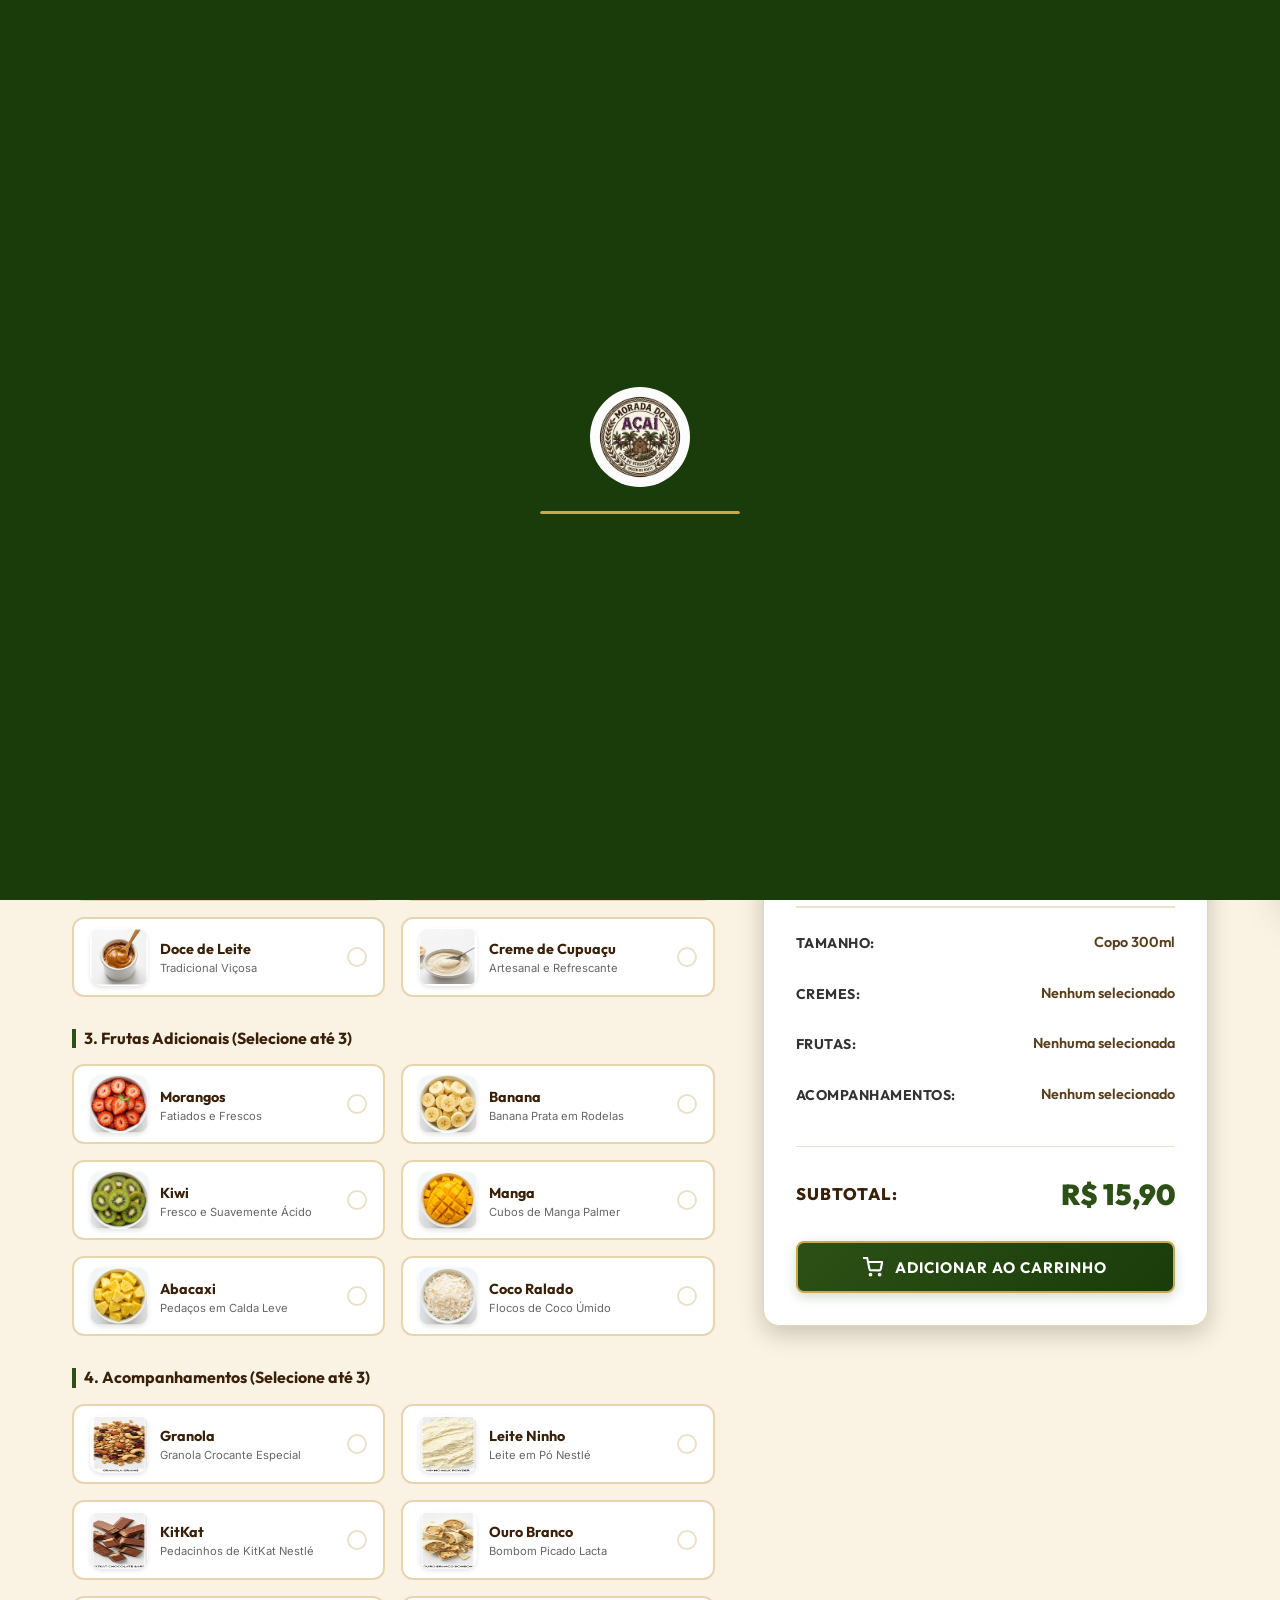
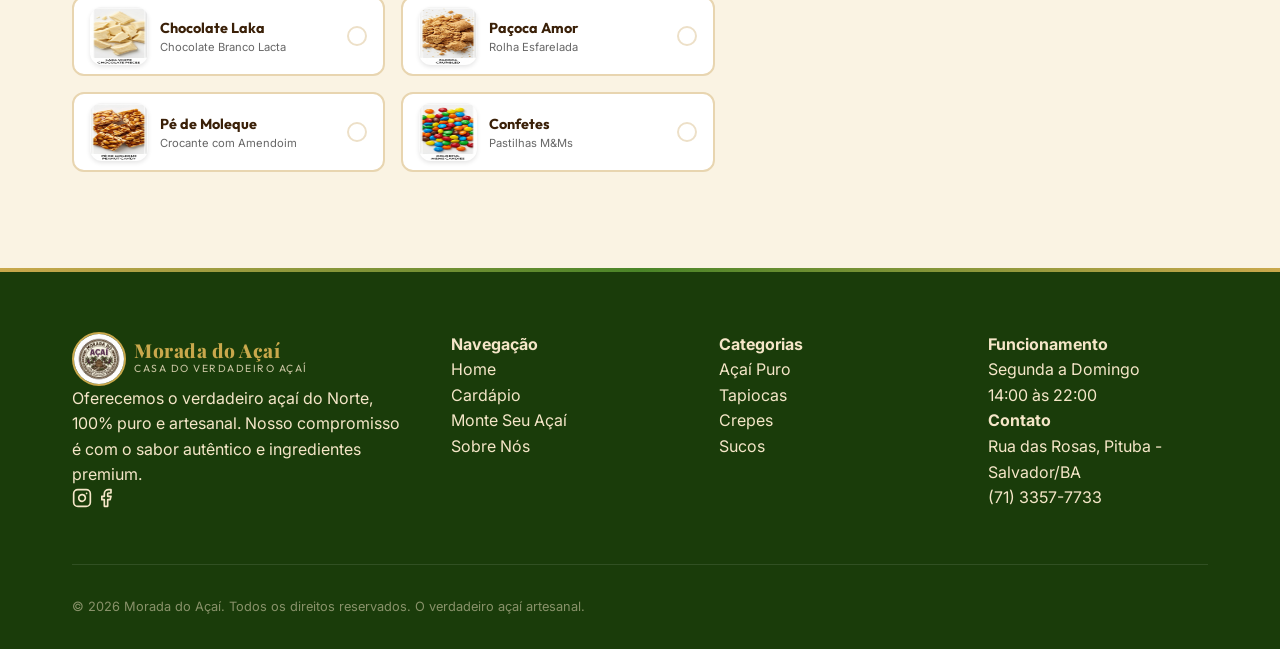
<file: montar.html>
<!DOCTYPE html>
<html lang="pt-BR">
<head>
  <meta charset="UTF-8">
  <meta name="viewport" content="width=device-width, initial-scale=1.0">
  <meta name="description" content="Morada do Açaí - Monte seu Açaí do seu jeito com ingredientes selecionados de marcas premium. Delivery no capricho!">
  <meta name="keywords" content="açaí, monte seu açaí, açaí personalizado, delivery, morada do açaí">
  <meta name="author" content="Morada do Açaí">
  <title>Monte Seu Açaí | Morada do Açaí</title>
  <link rel="icon" type="image/png" href="images/logo.png">
  <link rel="stylesheet" href="styles.css">
</head>
<body>

  <!-- Page Loader -->
  <div class="page-loader" id="pageLoader">
    <div class="loader-content">
      <img src="images/logo.png?v=2" alt="Morada do Açaí">
      <div class="loader-bar">
        <div class="loader-bar-fill"></div>
      </div>
    </div>
  </div>

  <!-- Header -->
  <header class="header" id="header">
    <div class="container">
      <a href="index.html#home" class="logo">
        <img src="images/logo.png?v=2" alt="Morada do Açaí Logo">
        <div class="logo-text">
          <span class="brand">Morada do Açaí</span>
          <span class="tagline">Casa do Verdadeiro Açaí</span>
        </div>
      </a>

      <nav class="nav">
        <div class="nav-links" id="navLinks">
          <a href="index.html#home">Home</a>
          <a href="cardapio.html">Menu</a>
          <a href="#" class="active">Monte Seu Açaí</a>
          <a href="cardapio.html?filter=crepes">Crepes</a>
          <a href="cardapio.html?filter=sucos">Sucos</a>
          <a href="index.html#sobre">Sobre Nós</a>
          <a href="index.html#contato">Contato</a>
        </div>

        <a href="https://wa.me/557133577733" target="_blank" rel="noopener" class="btn-order" id="btnOrder">
          Peça Direto: Site Oficial
          <span class="arrow">›</span>
        </a>

        <button class="menu-toggle" id="menuToggle" aria-label="Menu">
          <span></span>
          <span></span>
          <span></span>
        </button>
      </nav>
    </div>
  </header>

  <!-- Mount Hero Banner -->
  <section class="montar-hero">
    <div class="container reveal">
      <h1 class="montar-hero-title">Monte Seu Açaí</h1>
      <p class="montar-hero-desc">Selecione o tamanho ideal e personalize com as melhores marcas de cremes, frutas frescas e acompanhamentos crocantes.</p>
    </div>
  </section>

  <!-- Mount Customizer Section -->
  <section class="montar-section">
    <div class="container">
      <div class="montar-container">
        
        <!-- Left Column: Customization Options Form -->
        <div class="montar-options-col">
          <form id="acaiForm">
            <!-- Size Selector -->
            <div class="modal-section reveal">
              <span class="section-title">1. Escolha o Tamanho *</span>
              <div class="tiles-grid size-tiles">
                <label class="tile-option">
                  <input type="radio" name="acaiSize" value="300ml" data-price="15.90" checked>
                  <div class="tile-card">
                    <div class="tile-real-photo photo-cup-300"></div>
                    <div class="tile-details">
                      <span class="tile-name">Copo 300ml</span>
                      <span class="tile-desc">Açaí Puro + 2 Adicionais Grátis</span>
                    </div>
                    <div class="tile-price">R$ 15,90</div>
                    <div class="tile-check">
                      <svg viewBox="0 0 24 24"><path d="M9 16.17L4.83 12l-1.42 1.41L9 19 21 7l-1.41-1.41z" fill="currentColor"/></svg>
                    </div>
                  </div>
                </label>
                
                <label class="tile-option">
                  <input type="radio" name="acaiSize" value="500ml" data-price="22.90">
                  <div class="tile-card">
                    <div class="tile-real-photo photo-cup-500"></div>
                    <div class="tile-details">
                      <span class="tile-name">Copo 500ml</span>
                      <span class="tile-desc">Açaí Puro + 3 Adicionais Grátis</span>
                    </div>
                    <div class="tile-price">R$ 22,90</div>
                    <div class="tile-check">
                      <svg viewBox="0 0 24 24"><path d="M9 16.17L4.83 12l-1.42 1.41L9 19 21 7l-1.41-1.41z" fill="currentColor"/></svg>
                    </div>
                  </div>
                </label>

                <label class="tile-option">
                  <input type="radio" name="acaiSize" value="700ml" data-price="29.90">
                  <div class="tile-card">
                    <div class="tile-real-photo photo-cup-700"></div>
                    <div class="tile-details">
                      <span class="tile-name">Copo 700ml</span>
                      <span class="tile-desc">Açaí Puro + 4 Adicionais Grátis</span>
                    </div>
                    <div class="tile-price">R$ 29,90</div>
                    <div class="tile-check">
                      <svg viewBox="0 0 24 24"><path d="M9 16.17L4.83 12l-1.42 1.41L9 19 21 7l-1.41-1.41z" fill="currentColor"/></svg>
                    </div>
                  </div>
                </label>
              </div>
            </div>

            <!-- Cremes Selection (Max 3) -->
            <div class="modal-section reveal">
              <span class="section-title">2. Cremes Adicionais (Selecione até 3)</span>
              <div class="tiles-grid option-tiles" data-limit="3" data-category="Cremes">
                <label class="tile-option">
                  <input type="checkbox" name="acaiCremes" value="Nutella">
                  <div class="tile-card">
                    <div class="tile-real-photo photo-cream-nutella"></div>
                    <div class="tile-details">
                      <span class="tile-name">Nutella</span>
                      <span class="tile-desc">Original Ferrero</span>
                    </div>
                    <div class="tile-check">
                      <svg viewBox="0 0 24 24"><path d="M9 16.17L4.83 12l-1.42 1.41L9 19 21 7l-1.41-1.41z" fill="currentColor"/></svg>
                    </div>
                  </div>
                </label>

                <label class="tile-option">
                  <input type="checkbox" name="acaiCremes" value="Leite Condensado">
                  <div class="tile-card">
                    <div class="tile-real-photo photo-cream-leite-moca"></div>
                    <div class="tile-details">
                      <span class="tile-name">Leite Moça</span>
                      <span class="tile-desc">Condensado Nestlé</span>
                    </div>
                    <div class="tile-check">
                      <svg viewBox="0 0 24 24"><path d="M9 16.17L4.83 12l-1.42 1.41L9 19 21 7l-1.41-1.41z" fill="currentColor"/></svg>
                    </div>
                  </div>
                </label>

                <label class="tile-option">
                  <input type="checkbox" name="acaiCremes" value="Creme de Ninho">
                  <div class="tile-card">
                    <div class="tile-real-photo photo-cream-creme-ninho"></div>
                    <div class="tile-details">
                      <span class="tile-name">Creme de Ninho</span>
                      <span class="tile-desc">Receita Especial da Casa</span>
                    </div>
                    <div class="tile-check">
                      <svg viewBox="0 0 24 24"><path d="M9 16.17L4.83 12l-1.42 1.41L9 19 21 7l-1.41-1.41z" fill="currentColor"/></svg>
                    </div>
                  </div>
                </label>

                <label class="tile-option">
                  <input type="checkbox" name="acaiCremes" value="Ovomaltine">
                  <div class="tile-card">
                    <div class="tile-real-photo photo-cream-ovomaltine"></div>
                    <div class="tile-details">
                      <span class="tile-name">Ovomaltine</span>
                      <span class="tile-desc">Creme Crocante</span>
                    </div>
                    <div class="tile-check">
                      <svg viewBox="0 0 24 24"><path d="M9 16.17L4.83 12l-1.42 1.41L9 19 21 7l-1.41-1.41z" fill="currentColor"/></svg>
                    </div>
                  </div>
                </label>

                <label class="tile-option">
                  <input type="checkbox" name="acaiCremes" value="Doce de Leite">
                  <div class="tile-card">
                    <div class="tile-real-photo photo-cream-doce-leite"></div>
                    <div class="tile-details">
                      <span class="tile-name">Doce de Leite</span>
                      <span class="tile-desc">Tradicional Viçosa</span>
                    </div>
                    <div class="tile-check">
                      <svg viewBox="0 0 24 24"><path d="M9 16.17L4.83 12l-1.42 1.41L9 19 21 7l-1.41-1.41z" fill="currentColor"/></svg>
                    </div>
                  </div>
                </label>

                <label class="tile-option">
                  <input type="checkbox" name="acaiCremes" value="Creme de Cupuaçu">
                  <div class="tile-card">
                    <div class="tile-real-photo photo-cream-creme-cupuacu"></div>
                    <div class="tile-details">
                      <span class="tile-name">Creme de Cupuaçu</span>
                      <span class="tile-desc">Artesanal e Refrescante</span>
                    </div>
                    <div class="tile-check">
                      <svg viewBox="0 0 24 24"><path d="M9 16.17L4.83 12l-1.42 1.41L9 19 21 7l-1.41-1.41z" fill="currentColor"/></svg>
                    </div>
                  </div>
                </label>
              </div>
            </div>

            <!-- Frutas Selection (Max 3) -->
            <div class="modal-section reveal">
              <span class="section-title">3. Frutas Adicionais (Selecione até 3)</span>
              <div class="tiles-grid option-tiles" data-limit="3" data-category="Frutas">
                <label class="tile-option">
                  <input type="checkbox" name="acaiFrutas" value="Morango">
                  <div class="tile-card">
                    <div class="tile-real-photo photo-fruit-morango"></div>
                    <div class="tile-details">
                      <span class="tile-name">Morangos</span>
                      <span class="tile-desc">Fatiados e Frescos</span>
                    </div>
                    <div class="tile-check">
                      <svg viewBox="0 0 24 24"><path d="M9 16.17L4.83 12l-1.42 1.41L9 19 21 7l-1.41-1.41z" fill="currentColor"/></svg>
                    </div>
                  </div>
                </label>

                <label class="tile-option">
                  <input type="checkbox" name="acaiFrutas" value="Banana">
                  <div class="tile-card">
                    <div class="tile-real-photo photo-fruit-banana"></div>
                    <div class="tile-details">
                      <span class="tile-name">Banana</span>
                      <span class="tile-desc">Banana Prata em Rodelas</span>
                    </div>
                    <div class="tile-check">
                      <svg viewBox="0 0 24 24"><path d="M9 16.17L4.83 12l-1.42 1.41L9 19 21 7l-1.41-1.41z" fill="currentColor"/></svg>
                    </div>
                  </div>
                </label>

                <label class="tile-option">
                  <input type="checkbox" name="acaiFrutas" value="Kiwi">
                  <div class="tile-card">
                    <div class="tile-real-photo photo-fruit-kiwi"></div>
                    <div class="tile-details">
                      <span class="tile-name">Kiwi</span>
                      <span class="tile-desc">Fresco e Suavemente Ácido</span>
                    </div>
                    <div class="tile-check">
                      <svg viewBox="0 0 24 24"><path d="M9 16.17L4.83 12l-1.42 1.41L9 19 21 7l-1.41-1.41z" fill="currentColor"/></svg>
                    </div>
                  </div>
                </label>

                <label class="tile-option">
                  <input type="checkbox" name="acaiFrutas" value="Manga">
                  <div class="tile-card">
                    <div class="tile-real-photo photo-fruit-manga"></div>
                    <div class="tile-details">
                      <span class="tile-name">Manga</span>
                      <span class="tile-desc">Cubos de Manga Palmer</span>
                    </div>
                    <div class="tile-check">
                      <svg viewBox="0 0 24 24"><path d="M9 16.17L4.83 12l-1.42 1.41L9 19 21 7l-1.41-1.41z" fill="currentColor"/></svg>
                    </div>
                  </div>
                </label>

                <label class="tile-option">
                  <input type="checkbox" name="acaiFrutas" value="Abacaxi">
                  <div class="tile-card">
                    <div class="tile-real-photo photo-fruit-abacaxi"></div>
                    <div class="tile-details">
                      <span class="tile-name">Abacaxi</span>
                      <span class="tile-desc">Pedaços em Calda Leve</span>
                    </div>
                    <div class="tile-check">
                      <svg viewBox="0 0 24 24"><path d="M9 16.17L4.83 12l-1.42 1.41L9 19 21 7l-1.41-1.41z" fill="currentColor"/></svg>
                    </div>
                  </div>
                </label>

                <label class="tile-option">
                  <input type="checkbox" name="acaiFrutas" value="Coco Ralado">
                  <div class="tile-card">
                    <div class="tile-real-photo photo-fruit-coco-ralado"></div>
                    <div class="tile-details">
                      <span class="tile-name">Coco Ralado</span>
                      <span class="tile-desc">Flocos de Coco Úmido</span>
                    </div>
                    <div class="tile-check">
                      <svg viewBox="0 0 24 24"><path d="M9 16.17L4.83 12l-1.42 1.41L9 19 21 7l-1.41-1.41z" fill="currentColor"/></svg>
                    </div>
                  </div>
                </label>
              </div>
            </div>

            <!-- Toppings Selection (Max 3) -->
            <div class="modal-section reveal">
              <span class="section-title">4. Acompanhamentos (Selecione até 3)</span>
              <div class="tiles-grid option-tiles" data-limit="3" data-category="Toppings">
                <label class="tile-option">
                  <input type="checkbox" name="acaiToppings" value="Granola Artesanal">
                  <div class="tile-card">
                    <div class="tile-real-photo photo-topping-granola"></div>
                    <div class="tile-details">
                      <span class="tile-name">Granola</span>
                      <span class="tile-desc">Granola Crocante Especial</span>
                    </div>
                    <div class="tile-check">
                      <svg viewBox="0 0 24 24"><path d="M9 16.17L4.83 12l-1.42 1.41L9 19 21 7l-1.41-1.41z" fill="currentColor"/></svg>
                    </div>
                  </div>
                </label>

                <label class="tile-option">
                  <input type="checkbox" name="acaiToppings" value="Leite em Pó Ninho">
                  <div class="tile-card">
                    <div class="tile-real-photo photo-topping-leite-ninho"></div>
                    <div class="tile-details">
                      <span class="tile-name">Leite Ninho</span>
                      <span class="tile-desc">Leite em Pó Nestlé</span>
                    </div>
                    <div class="tile-check">
                      <svg viewBox="0 0 24 24"><path d="M9 16.17L4.83 12l-1.42 1.41L9 19 21 7l-1.41-1.41z" fill="currentColor"/></svg>
                    </div>
                  </div>
                </label>

                <label class="tile-option">
                  <input type="checkbox" name="acaiToppings" value="KitKat">
                  <div class="tile-card">
                    <div class="tile-real-photo photo-topping-kitkat"></div>
                    <div class="tile-details">
                      <span class="tile-name">KitKat</span>
                      <span class="tile-desc">Pedacinhos de KitKat Nestlé</span>
                    </div>
                    <div class="tile-check">
                      <svg viewBox="0 0 24 24"><path d="M9 16.17L4.83 12l-1.42 1.41L9 19 21 7l-1.41-1.41z" fill="currentColor"/></svg>
                    </div>
                  </div>
                </label>

                <label class="tile-option">
                  <input type="checkbox" name="acaiToppings" value="Ouro Branco">
                  <div class="tile-card">
                    <div class="tile-real-photo photo-topping-ouro-branco"></div>
                    <div class="tile-details">
                      <span class="tile-name">Ouro Branco</span>
                      <span class="tile-desc">Bombom Picado Lacta</span>
                    </div>
                    <div class="tile-check">
                      <svg viewBox="0 0 24 24"><path d="M9 16.17L4.83 12l-1.42 1.41L9 19 21 7l-1.41-1.41z" fill="currentColor"/></svg>
                    </div>
                  </div>
                </label>

                <label class="tile-option">
                  <input type="checkbox" name="acaiToppings" value="Laka">
                  <div class="tile-card">
                    <div class="tile-real-photo photo-topping-laka"></div>
                    <div class="tile-details">
                      <span class="tile-name">Chocolate Laka</span>
                      <span class="tile-desc">Chocolate Branco Lacta</span>
                    </div>
                    <div class="tile-check">
                      <svg viewBox="0 0 24 24"><path d="M9 16.17L4.83 12l-1.42 1.41L9 19 21 7l-1.41-1.41z" fill="currentColor"/></svg>
                    </div>
                  </div>
                </label>

                <label class="tile-option">
                  <input type="checkbox" name="acaiToppings" value="Paçoca">
                  <div class="tile-card">
                    <div class="tile-real-photo photo-topping-pacoca"></div>
                    <div class="tile-details">
                      <span class="tile-name">Paçoca Amor</span>
                      <span class="tile-desc">Rolha Esfarelada</span>
                    </div>
                    <div class="tile-check">
                      <svg viewBox="0 0 24 24"><path d="M9 16.17L4.83 12l-1.42 1.41L9 19 21 7l-1.41-1.41z" fill="currentColor"/></svg>
                    </div>
                  </div>
                </label>

                <label class="tile-option">
                  <input type="checkbox" name="acaiToppings" value="Pé de Moleque">
                  <div class="tile-card">
                    <div class="tile-real-photo photo-topping-pe-de-moleque"></div>
                    <div class="tile-details">
                      <span class="tile-name">Pé de Moleque</span>
                      <span class="tile-desc">Crocante com Amendoim</span>
                    </div>
                    <div class="tile-check">
                      <svg viewBox="0 0 24 24"><path d="M9 16.17L4.83 12l-1.42 1.41L9 19 21 7l-1.41-1.41z" fill="currentColor"/></svg>
                    </div>
                  </div>
                </label>

                <label class="tile-option">
                  <input type="checkbox" name="acaiToppings" value="Confetes M&Ms">
                  <div class="tile-card">
                    <div class="tile-real-photo photo-topping-confetes"></div>
                    <div class="tile-details">
                      <span class="tile-name">Confetes</span>
                      <span class="tile-desc">Pastilhas M&Ms</span>
                    </div>
                    <div class="tile-check">
                      <svg viewBox="0 0 24 24"><path d="M9 16.17L4.83 12l-1.42 1.41L9 19 21 7l-1.41-1.41z" fill="currentColor"/></svg>
                    </div>
                  </div>
                </label>
              </div>
            </div>
          </form>
        </div>

        <!-- Right Column: Visual Preview & Order Summary -->
        <div class="montar-summary-col">
          <div class="montar-sticky-wrapper">
            
            <!-- Premium Açaí Real Photo Preview -->
            <div class="acai-preview-container reveal">
              <span class="preview-label">Sua Combinação</span>
              <div class="acai-real-photo-preview" id="realPhotoPreview">
                <img src="images/acai-real.jpg?v=3" alt="Morada do Açaí Premium" class="acai-preview-img">
                <div class="acai-preview-overlay">
                  <span class="acai-preview-badge" id="previewSizeBadge">Copo 300ml</span>
                </div>
              </div>
            </div>

            <!-- Sticky Summary Card -->
            <div class="montar-summary-card reveal">
              <h3 class="summary-card-title">Resumo da sua Morada</h3>
              <div class="summary-details">
                <div class="summary-line">
                  <span class="label">Tamanho:</span>
                  <span id="summarySize" class="val">Copo 300ml</span>
                </div>
                <div class="summary-line">
                  <span class="label">Cremes:</span>
                  <span id="summaryCremes" class="val">Nenhum selecionado</span>
                </div>
                <div class="summary-line">
                  <span class="label">Frutas:</span>
                  <span id="summaryFrutas" class="val">Nenhuma selecionada</span>
                </div>
                <div class="summary-line">
                  <span class="label">Acompanhamentos:</span>
                  <span id="summaryToppings" class="val">Nenhum selecionado</span>
                </div>
              </div>
              
              <div class="summary-divider"></div>
              
              <div class="summary-total-section">
                <span class="total-label">Subtotal:</span>
                <span id="montarTotalPrice" class="total-val">R$ 15,90</span>
              </div>
              
              <button type="submit" form="acaiForm" class="btn-add-to-cart-page" id="btnAddToCartPage">
                <svg viewBox="0 0 24 24" width="20" height="20" fill="none" stroke="currentColor" stroke-width="2.5" stroke-linecap="round" stroke-linejoin="round" style="margin-right: 8px; display: inline-block; vertical-align: middle;">
                  <circle cx="9" cy="21" r="1"></circle>
                  <circle cx="20" cy="21" r="1"></circle>
                  <path d="M1 1h4l2.68 13.39a2 2 0 0 0 2 1.61h9.72a2 2 0 0 0 2-1.61L23 6H6"></path>
                </svg>
                Adicionar ao Carrinho
              </button>
            </div>
            
          </div>
        </div>

      </div>
    </div>
  </section>

  <!-- Footer -->
  <footer class="footer">
    <div class="container">
      <div class="footer-grid">
        <div class="footer-info">
          <a href="index.html#home" class="logo">
            <img src="images/logo.png?v=2" alt="Morada do Açaí Logo">
            <div class="logo-text">
              <span class="brand">Morada do Açaí</span>
              <span class="tagline">Casa do Verdadeiro Açaí</span>
            </div>
          </a>
          <p class="footer-desc">Oferecemos o verdadeiro açaí do Norte, 100% puro e artesanal. Nosso compromisso é com o sabor autêntico e ingredientes premium.</p>
          <div class="social-links">
            <a href="#" aria-label="Instagram">
              <svg viewBox="0 0 24 24" width="20" height="20" fill="none" stroke="currentColor" stroke-width="2" stroke-linecap="round" stroke-linejoin="round"><rect x="2" y="2" width="20" height="20" rx="5" ry="5"></rect><path d="M16 11.37A4 4 0 1 1 12.63 8 4 4 0 0 1 16 11.37z"></path><line x1="17.5" y1="6.5" x2="17.51" y2="6.5"></line></svg>
            </a>
            <a href="#" aria-label="Facebook">
              <svg viewBox="0 0 24 24" width="20" height="20" fill="none" stroke="currentColor" stroke-width="2" stroke-linecap="round" stroke-linejoin="round"><path d="M18 2h-3a5 5 0 0 0-5 5v3H7v4h3v8h4v-8h3l1-4h-4V7a1 1 0 0 1 1-1h3z"></path></svg>
            </a>
          </div>
        </div>

        <div class="footer-links">
          <h4>Navegação</h4>
          <ul>
            <li><a href="index.html#home">Home</a></li>
            <li><a href="cardapio.html">Cardápio</a></li>
            <li><a href="#">Monte Seu Açaí</a></li>
            <li><a href="index.html#sobre">Sobre Nós</a></li>
          </ul>
        </div>

        <div class="footer-links">
          <h4>Categorias</h4>
          <ul>
            <li><a href="cardapio.html?filter=acai">Açaí Puro</a></li>
            <li><a href="cardapio.html?filter=tapiocas">Tapiocas</a></li>
            <li><a href="cardapio.html?filter=crepes">Crepes</a></li>
            <li><a href="cardapio.html?filter=sucos">Sucos</a></li>
          </ul>
        </div>

        <div class="footer-contact">
          <h4>Funcionamento</h4>
          <p class="time">Segunda a Domingo<br>14:00 às 22:00</p>
          <h4>Contato</h4>
          <p>Rua das Rosas, Pituba - Salvador/BA</p>
          <p class="phone">(71) 3357-7733</p>
        </div>
      </div>

      <div class="footer-bottom">
        <p>&copy; 2026 Morada do Açaí. Todos os direitos reservados. O verdadeiro açaí artesanal.</p>
      </div>
    </div>
  </footer>

  <!-- WhatsApp Float Button -->
  <a href="https://wa.me/557133577733" class="whatsapp-float" target="_blank" rel="noopener" aria-label="Fale conosco no WhatsApp">
    <svg viewBox="0 0 24 24" width="28" height="28" fill="none" stroke="currentColor" stroke-width="2.5" stroke-linecap="round" stroke-linejoin="round">
      <path d="M21 11.5a8.38 8.38 0 0 1-.9 3.8 8.5 8.5 0 0 1-7.6 4.7 8.38 8.38 0 0 1-3.8-.9L3 21l1.9-5.7a8.38 8.38 0 0 1-.9-3.8 8.5 8.5 0 0 1 4.7-7.6 8.38 8.38 0 0 1 3.8-.9h.5a8.48 8.48 0 0 1 8 8v.5z"></path>
    </svg>
  </a>

  <!-- Back to Top Button -->
  <button class="back-to-top" id="backToTop" aria-label="Voltar ao topo">↑</button>

  <!-- Floating Cart Button -->
  <button class="cart-float-btn" id="cartFloatBtn" aria-label="Ver Carrinho">
    <span class="cart-icon">
      <svg viewBox="0 0 24 24" width="24" height="24" fill="none" stroke="currentColor" stroke-width="2.5" stroke-linecap="round" stroke-linejoin="round">
        <circle cx="9" cy="21" r="1"></circle>
        <circle cx="20" cy="21" r="1"></circle>
        <path d="M1 1h4l2.68 13.39a2 2 0 0 0 2 1.61h9.72a2 2 0 0 0 2-1.61L23 6H6"></path>
      </svg>
    </span>
    <span class="cart-badge" id="cartBadge">0</span>
  </button>

  <!-- Cart Drawer -->
  <div class="cart-drawer" id="cartDrawer">
    <div class="cart-drawer-header">
      <h3>Seu Pedido</h3>
      <button class="close-drawer" id="closeDrawer">&times;</button>
    </div>
    
    <!-- Cart Items View -->
    <div class="cart-view" id="cartView">
      <div class="cart-items" id="cartItemsList">
        <div class="empty-cart-message">
          <svg viewBox="0 0 24 24" width="48" height="48" fill="none" stroke="currentColor" stroke-width="1.5" stroke-linecap="round" stroke-linejoin="round">
            <circle cx="9" cy="21" r="1"></circle>
            <circle cx="20" cy="21" r="1"></circle>
            <path d="M1 1h4l2.68 13.39a2 2 0 0 0 2 1.61h9.72a2 2 0 0 0 2-1.61L23 6H6"></path>
          </svg>
          <p>Seu carrinho está vazio.</p>
        </div>
      </div>
      <div class="cart-summary">
        <div class="summary-line">
          <span>Subtotal</span>
          <span id="cartSubtotal">R$ 0,00</span>
        </div>
        <button class="btn-checkout-next" id="btnCheckoutNext" disabled>Avançar para o Pedido</button>
      </div>
    </div>

    <!-- Checkout Form View -->
    <div class="checkout-view hidden" id="checkoutView">
      <form id="checkoutForm">
        <div class="form-group">
          <label for="clientName">Seu Nome *</label>
          <input type="text" id="clientName" required placeholder="Digite seu nome">
        </div>
        <div class="form-group">
          <label for="clientPhone">Seu WhatsApp *</label>
          <input type="tel" id="clientPhone" required placeholder="(DD) 99999-9999">
        </div>
        <div class="form-group">
          <label>Como deseja receber? *</label>
          <div class="delivery-options">
            <label class="delivery-type-label active">
              <input type="radio" name="deliveryType" value="delivery" checked>
              <span>Delivery (+R$ 5,00)</span>
            </label>
            <label class="delivery-type-label">
              <input type="radio" name="deliveryType" value="retirada">
              <span>Retirada no Local</span>
            </label>
          </div>
        </div>

        <!-- Address Fields -->
        <div class="address-fields" id="addressFields">
          <div class="form-group">
            <label for="street">Rua e Número *</label>
            <input type="text" id="street" placeholder="Rua das Flores, 123">
          </div>
          <div class="form-group">
            <label for="neighborhood">Bairro *</label>
            <input type="text" id="neighborhood" placeholder="Imbuí">
          </div>
          <div class="form-group">
            <label for="complement">Complemento / Referência</label>
            <input type="text" id="complement" placeholder="Apto 101, próximo ao mercado">
          </div>
        </div>

        <div class="form-group">
          <label for="paymentMethod">Forma de Pagamento *</label>
          <select id="paymentMethod" required>
            <option value="pix">Pix</option>
            <option value="cartao">Cartão de Crédito / Débito</option>
            <option value="dinheiro">Dinheiro</option>
          </select>
        </div>
        
        <div class="form-group hidden" id="changeGroup">
          <label for="cashChange">Troco para quanto?</label>
          <input type="number" id="cashChange" placeholder="Ex: 50" min="0">
        </div>

        <div class="checkout-actions">
          <button type="button" class="btn-checkout-back" id="btnCheckoutBack">Voltar</button>
          <button type="submit" class="btn-checkout-submit">Enviar via WhatsApp</button>
        </div>
      </form>
    </div>
  </div>

  <script src="script.js"></script>
</body>
</html>
</file>
<file: styles.css>
/* =============================================
   MORADA DO AÇAÍ - Design System & Styles
   ============================================= */

/* Google Fonts */
@import url('https://fonts.googleapis.com/css2?family=Playfair+Display:wght@400;600;700;800;900&family=Inter:wght@300;400;500;600;700&family=Outfit:wght@300;400;500;600;700;800&display=swap');

/* CSS Custom Properties */
:root {
  /* Primary Colors */
  --green-dark: #1a3c0a;
  --green-primary: #2d5016;
  --green-medium: #3a6b1e;
  --green-light: #4a8528;
  --green-accent: #5a9e32;

  /* Secondary Colors */
  --brown-dark: #3a2008;
  --brown-primary: #5a3e1b;
  --brown-medium: #7a5a2e;
  --brown-light: #8b6914;
  --brown-accent: #a07d30;

  /* Neutral Colors */
  --cream: #f5e6c8;
  --cream-light: #faf3e3;
  --cream-dark: #ede0c8;
  --beige: #e8d5b0;
  --white: #ffffff;
  --black: #1a1a1a;
  --gray-dark: #333333;
  --gray-medium: #666666;
  --gray-light: #999999;

  /* Accent Colors */
  --purple-acai: #3d1052;
  --purple-light: #6b2fa0;
  --red-berry: #8b1a2b;
  --gold: #c9a84c;

  /* Typography */
  --font-heading: 'Playfair Display', serif;
  --font-body: 'Inter', sans-serif;
  --font-accent: 'Outfit', sans-serif;

  /* Spacing */
  --space-xs: 0.25rem;
  --space-sm: 0.5rem;
  --space-md: 1rem;
  --space-lg: 1.5rem;
  --space-xl: 2rem;
  --space-2xl: 3rem;
  --space-3xl: 4rem;
  --space-4xl: 6rem;

  /* Border Radius */
  --radius-sm: 4px;
  --radius-md: 8px;
  --radius-lg: 12px;
  --radius-xl: 16px;
  --radius-2xl: 24px;
  --radius-full: 50%;

  /* Shadows */
  --shadow-sm: 0 2px 4px rgba(0, 0, 0, 0.1);
  --shadow-md: 0 4px 12px rgba(0, 0, 0, 0.15);
  --shadow-lg: 0 8px 24px rgba(0, 0, 0, 0.2);
  --shadow-xl: 0 12px 40px rgba(0, 0, 0, 0.25);

  /* Transitions */
  --transition-fast: 150ms ease;
  --transition-normal: 300ms ease;
  --transition-slow: 500ms ease;
}

/* =============================================
   RESET & BASE
   ============================================= */
*,
*::before,
*::after {
  box-sizing: border-box;
  margin: 0;
  padding: 0;
}

html {
  scroll-behavior: smooth;
  font-size: 16px;
}

body {
  font-family: var(--font-body);
  color: var(--gray-dark);
  background-color: var(--cream-light);
  line-height: 1.6;
  overflow-x: hidden;
  -webkit-font-smoothing: antialiased;
  -moz-osx-font-smoothing: grayscale;
}

img {
  max-width: 100%;
  height: auto;
  display: block;
}

a {
  text-decoration: none;
  color: inherit;
  transition: color var(--transition-fast);
}

ul, ol {
  list-style: none;
}

button {
  cursor: pointer;
  border: none;
  outline: none;
  font-family: inherit;
}

.container {
  width: 100%;
  max-width: 1200px;
  margin: 0 auto;
  padding: 0 var(--space-xl);
}

/* =============================================
   HEADER & NAVIGATION
   ============================================= */
.header {
  position: fixed;
  top: 0;
  left: 0;
  right: 0;
  z-index: 1000;
  background: rgba(26, 60, 10, 0.95);
  backdrop-filter: blur(16px);
  -webkit-backdrop-filter: blur(16px);
  border-bottom: 3px solid var(--gold);
  transition: all var(--transition-normal);
  height: 80px;
  display: flex;
  align-items: center;
}

.header.scrolled {
  background: rgba(18, 43, 7, 0.98);
  height: 70px;
  box-shadow: 0 4px 20px rgba(0, 0, 0, 0.3);
}

.header .container {
  display: flex;
  align-items: center;
  justify-content: space-between;
  width: 100%;
}

.logo {
  display: flex;
  align-items: center;
  gap: var(--space-sm);
  z-index: 1001;
  flex-shrink: 0;
}

.logo img {
  width: 54px;
  height: 54px;
  object-fit: contain;
  border-radius: var(--radius-full);
  border: 2px solid var(--gold);
  transition: all var(--transition-normal);
}

.header.scrolled .logo img {
  width: 46px;
  height: 46px;
}

.logo:hover img {
  transform: rotate(-5deg) scale(1.05);
}

.logo-text {
  display: flex;
  flex-direction: column;
  white-space: nowrap;
}

.logo-text .brand {
  font-family: var(--font-heading);
  font-size: 1.2rem;
  font-weight: 800;
  color: var(--gold);
  line-height: 1.1;
  letter-spacing: 0.5px;
}

.logo-text .tagline {
  font-family: var(--font-accent);
  font-size: 0.65rem;
  color: var(--cream);
  text-transform: uppercase;
  letter-spacing: 1.5px;
  opacity: 0.8;
}

.nav {
  display: flex;
  align-items: center;
  gap: var(--space-xl);
}

.nav-links {
  display: flex;
  align-items: center;
  gap: var(--space-xs);
}

.nav-links a {
  font-family: var(--font-accent);
  font-size: 0.85rem;
  font-weight: 600;
  color: var(--cream);
  padding: 8px 16px;
  border-radius: var(--radius-md);
  transition: all var(--transition-fast);
  position: relative;
  text-transform: uppercase;
  letter-spacing: 0.5px;
  white-space: nowrap;
}

.nav-links a::after {
  content: '';
  position: absolute;
  bottom: 2px;
  left: 16px;
  right: 16px;
  height: 2px;
  background: var(--gold);
  transform: scaleX(0);
  transition: transform var(--transition-normal);
  border-radius: 2px;
}

.nav-links a:hover,
.nav-links a.active {
  color: var(--gold);
}

.nav-links a:hover::after,
.nav-links a.active::after {
  transform: scaleX(1);
}

.btn-order {
  display: flex;
  align-items: center;
  gap: var(--space-sm);
  background: linear-gradient(135deg, var(--gold), var(--brown-accent));
  color: var(--green-dark) !important;
  padding: 10px 22px;
  border-radius: 50px;
  font-family: var(--font-accent);
  font-weight: 800;
  font-size: 0.8rem;
  text-transform: uppercase;
  letter-spacing: 1px;
  transition: all var(--transition-normal);
  box-shadow: 0 4px 12px rgba(201, 168, 76, 0.3);
  white-space: nowrap;
}

.btn-order:hover {
  transform: translateY(-2px);
  box-shadow: 0 6px 18px rgba(201, 168, 76, 0.5);
  filter: brightness(1.1);
}

.btn-order .arrow {
  font-size: 1.1rem;
  transition: transform var(--transition-fast);
}

.btn-order:hover .arrow {
  transform: translateX(3px);
}

/* Mobile Menu Toggle */
.menu-toggle {
  display: none;
  flex-direction: column;
  gap: 5px;
  background: none;
  padding: var(--space-sm);
  z-index: 1001;
}

.menu-toggle span {
  display: block;
  width: 24px;
  height: 2px;
  background: var(--cream);
  border-radius: 2px;
  transition: all var(--transition-normal);
}

.menu-toggle.active span:nth-child(1) {
  transform: rotate(45deg) translate(5px, 5px);
}

.menu-toggle.active span:nth-child(2) {
  opacity: 0;
}

.menu-toggle.active span:nth-child(3) {
  transform: rotate(-45deg) translate(5px, -5px);
}

/* =============================================
   HERO SECTION
   ============================================= */
.hero {
  position: relative;
  min-height: 100vh;
  display: flex;
  align-items: center;
  justify-content: center;
  overflow: hidden;
}

.hero-bg {
  position: absolute;
  inset: 0;
  z-index: 0;
}

.hero-bg img,
.hero-bg video {
  position: absolute;
  top: 0;
  left: 0;
  width: 100%;
  height: 100%;
  object-fit: cover;
}

.hero-bg::after {
  content: '';
  position: absolute;
  inset: 0;
  background: linear-gradient(
    135deg,
    rgba(26, 60, 10, 0.85) 0%,
    rgba(45, 80, 22, 0.7) 40%,
    rgba(58, 32, 8, 0.6) 100%
  );
}

.hero-content {
  position: relative;
  z-index: 1;
  text-align: center;
  max-width: 800px;
  padding: var(--space-4xl) var(--space-xl);
  animation: fadeInUp 1s ease-out;
}

@keyframes fadeInUp {
  from {
    opacity: 0;
    transform: translateY(30px);
  }
  to {
    opacity: 1;
    transform: translateY(0);
  }
}

.hero-badge {
  display: inline-block;
  background: rgba(201, 168, 76, 0.15);
  border: 1px solid var(--gold);
  color: var(--gold);
  padding: var(--space-sm) var(--space-lg);
  border-radius: var(--radius-2xl);
  font-family: var(--font-accent);
  font-size: 0.8rem;
  font-weight: 600;
  text-transform: uppercase;
  letter-spacing: 3px;
  margin-bottom: var(--space-xl);
  animation: fadeInUp 1s ease-out 0.2s both;
}

.hero h1 {
  font-family: var(--font-heading);
  font-size: clamp(2.5rem, 6vw, 4.5rem);
  font-weight: 900;
  color: var(--white);
  line-height: 1.1;
  margin-bottom: var(--space-lg);
  text-shadow: 2px 2px 8px rgba(0, 0, 0, 0.3);
  animation: fadeInUp 1s ease-out 0.3s both;
}

.hero h1 span {
  color: var(--gold);
}

.hero p {
  font-family: var(--font-accent);
  font-size: 1.15rem;
  color: var(--cream);
  margin-bottom: var(--space-2xl);
  max-width: 600px;
  margin-left: auto;
  margin-right: auto;
  opacity: 0.9;
  animation: fadeInUp 1s ease-out 0.5s both;
}

.hero-buttons {
  display: flex;
  gap: var(--space-lg);
  justify-content: center;
  flex-wrap: wrap;
  animation: fadeInUp 1s ease-out 0.7s both;
}

.btn-primary {
  display: inline-flex;
  align-items: center;
  gap: var(--space-sm);
  background: linear-gradient(135deg, var(--green-medium), var(--green-dark));
  color: var(--white);
  padding: var(--space-md) var(--space-2xl);
  border-radius: var(--radius-md);
  font-family: var(--font-accent);
  font-weight: 700;
  font-size: 1rem;
  text-transform: uppercase;
  letter-spacing: 1.5px;
  transition: all var(--transition-normal);
  box-shadow: var(--shadow-md);
  border: 2px solid var(--green-light);
}

.btn-primary:hover {
  transform: translateY(-3px);
  box-shadow: var(--shadow-xl);
  background: linear-gradient(135deg, var(--green-light), var(--green-medium));
}

.btn-secondary {
  display: inline-flex;
  align-items: center;
  gap: var(--space-sm);
  background: transparent;
  color: var(--gold);
  padding: var(--space-md) var(--space-2xl);
  border-radius: var(--radius-md);
  font-family: var(--font-accent);
  font-weight: 700;
  font-size: 1rem;
  text-transform: uppercase;
  letter-spacing: 1.5px;
  transition: all var(--transition-normal);
  border: 2px solid var(--gold);
}

.btn-secondary:hover {
  background: rgba(201, 168, 76, 0.15);
  transform: translateY(-3px);
  box-shadow: 0 4px 16px rgba(201, 168, 76, 0.3);
}

.hero-note {
  margin-top: var(--space-xl);
  font-size: 0.85rem;
  color: var(--cream);
  opacity: 0.7;
  animation: fadeInUp 1s ease-out 0.9s both;
}

/* Floating açaí elements */
.hero-float {
  position: absolute;
  z-index: 1;
  opacity: 0.3;
  animation: float 6s ease-in-out infinite;
}

@keyframes float {
  0%, 100% { transform: translateY(0) rotate(0deg); }
  50% { transform: translateY(-20px) rotate(5deg); }
}

/* =============================================
   SECTION COMMON STYLES
   ============================================= */
.section {
  padding: var(--space-4xl) 0;
}

.section-header {
  text-align: center;
  margin-bottom: var(--space-3xl);
}

.section-label {
  display: inline-block;
  font-family: var(--font-accent);
  font-size: 0.75rem;
  font-weight: 700;
  text-transform: uppercase;
  letter-spacing: 4px;
  color: var(--green-medium);
  margin-bottom: var(--space-md);
  position: relative;
}

.section-label::before,
.section-label::after {
  content: '—';
  margin: 0 var(--space-sm);
  color: var(--gold);
}

.section-title {
  font-family: var(--font-heading);
  font-size: clamp(2rem, 4vw, 3rem);
  font-weight: 800;
  color: var(--brown-dark);
  margin-bottom: var(--space-md);
  line-height: 1.2;
}

.section-subtitle {
  font-family: var(--font-accent);
  font-size: 1.05rem;
  color: var(--gray-medium);
  max-width: 600px;
  margin: 0 auto;
}

/* =============================================
   SPECIALTIES SECTION
   ============================================= */
.specialties {
  background: var(--cream);
  position: relative;
}

.specialties::before {
  content: '';
  position: absolute;
  top: 0;
  left: 0;
  right: 0;
  height: 4px;
  background: linear-gradient(90deg, var(--green-dark), var(--gold), var(--green-dark));
}

/* Carousel Styles */
.carousel-container {
  position: relative;
  max-width: 1000px;
  margin: 0 auto;
  padding: 0 60px;
}

.carousel-viewport {
  overflow: hidden;
  width: 100%;
  border-radius: var(--radius-xl);
  padding: 10px 0;
  margin: -10px 0;
}

.carousel-track {
  display: flex;
  gap: 24px;
  transition: transform 0.4s cubic-bezier(0.25, 0.46, 0.45, 0.94);
  will-change: transform;
}

.carousel-track .specialty-card {
  flex: 0 0 calc(50% - 12px);
  margin-bottom: 5px;
}

.carousel-btn {
  position: absolute;
  top: 50%;
  transform: translateY(-50%);
  width: 46px;
  height: 46px;
  background: var(--white);
  color: var(--green-primary);
  border: 2px solid var(--beige);
  border-radius: var(--radius-full);
  display: flex;
  align-items: center;
  justify-content: center;
  cursor: pointer;
  z-index: 10;
  transition: all var(--transition-normal);
  box-shadow: var(--shadow-sm);
}

.carousel-btn:hover {
  background: var(--green-primary);
  color: var(--white);
  border-color: var(--green-primary);
  box-shadow: var(--shadow-md);
  transform: translateY(-50%) scale(1.08);
}

.carousel-btn.prev {
  left: 0;
}

.carousel-btn.next {
  right: 0;
}

.carousel-btn:disabled {
  opacity: 0.2;
  cursor: not-allowed;
  pointer-events: none;
}

.carousel-dots {
  display: flex;
  justify-content: center;
  gap: var(--space-sm);
  margin-top: var(--space-xl);
}

.carousel-dot {
  width: 8px;
  height: 8px;
  border-radius: var(--radius-full);
  background: var(--beige);
  border: none;
  cursor: pointer;
  transition: all var(--transition-normal);
}

.carousel-dot.active {
  background: var(--green-primary);
  width: 20px;
  border-radius: var(--radius-lg);
}

.specialties-action {
  text-align: center;
  margin-top: var(--space-2xl);
}

.btn-view-menu {
  display: inline-flex;
  align-items: center;
  gap: var(--space-sm);
  background: transparent;
  color: var(--green-primary);
  padding: var(--space-md) var(--space-2xl);
  border-radius: var(--radius-md);
  font-family: var(--font-accent);
  font-weight: 700;
  font-size: 1rem;
  text-transform: uppercase;
  letter-spacing: 1.5px;
  border: 2px solid var(--green-primary);
  transition: all var(--transition-normal);
  box-shadow: var(--shadow-sm);
}

.btn-view-menu:hover {
  background: var(--green-primary);
  color: var(--white);
  transform: translateY(-2px);
  box-shadow: var(--shadow-md);
}

.btn-view-menu svg {
  transition: transform var(--transition-fast);
}

.btn-view-menu:hover svg {
  transform: translateX(4px);
}

.specialty-card {
  background: var(--white);
  border-radius: var(--radius-xl);
  overflow: hidden;
  border: 2px solid var(--beige);
  transition: all var(--transition-normal);
  position: relative;
}

.specialty-card:hover {
  transform: translateY(-8px);
  box-shadow: var(--shadow-xl);
  border-color: var(--green-light);
}

.specialty-card-header {
  background: var(--green-primary);
  color: var(--white);
  text-align: center;
  padding: var(--space-md) var(--space-lg);
  position: relative;
}

.specialty-card-header h3 {
  font-family: var(--font-heading);
  font-size: 1.3rem;
  font-weight: 700;
  text-transform: uppercase;
  letter-spacing: 2px;
}

.specialty-card-header::after {
  content: '';
  position: absolute;
  bottom: -8px;
  left: 50%;
  transform: translateX(-50%);
  width: 0;
  height: 0;
  border-left: 10px solid transparent;
  border-right: 10px solid transparent;
  border-top: 8px solid var(--green-primary);
}

.specialty-card-body {
  padding: var(--space-xl);
}

.specialty-card-body p {
  font-size: 0.9rem;
  color: var(--gray-medium);
  margin-bottom: var(--space-lg);
  line-height: 1.6;
}

.specialty-card-image {
  width: 100%;
  height: 220px;
  overflow: hidden;
  border-radius: var(--radius-md);
  margin-bottom: var(--space-lg);
}

.specialty-card-image img {
  width: 100%;
  height: 100%;
  object-fit: cover;
  transition: transform var(--transition-slow);
}

.specialty-card:hover .specialty-card-image img {
  transform: scale(1.08);
}

.specialty-items {
  display: flex;
  flex-direction: column;
  gap: var(--space-md);
}

.specialty-item {
  display: flex;
  align-items: center;
  justify-content: space-between;
  padding: var(--space-sm) var(--space-md);
  background: var(--cream-light);
  border-radius: var(--radius-md);
  transition: all var(--transition-fast);
}

.specialty-item:hover {
  background: var(--cream);
  transform: translateX(4px);
}

.specialty-item-info {
  flex: 1;
}

.specialty-item-name {
  font-family: var(--font-accent);
  font-weight: 600;
  font-size: 0.9rem;
  color: var(--brown-dark);
}

.specialty-item-desc {
  font-size: 0.75rem;
  color: var(--gray-light);
}

.specialty-item-price {
  font-family: var(--font-accent);
  font-weight: 700;
  font-size: 1rem;
  color: var(--green-primary);
}

.btn-add {
  display: inline-flex;
  align-items: center;
  gap: var(--space-xs);
  background: var(--green-primary);
  color: var(--white);
  padding: 6px 12px;
  border-radius: var(--radius-sm);
  font-family: var(--font-accent);
  font-size: 0.7rem;
  font-weight: 600;
  text-transform: uppercase;
  letter-spacing: 0.5px;
  transition: all var(--transition-fast);
  margin-top: var(--space-sm);
}

.btn-add:hover {
  background: var(--green-light);
  transform: translateY(-1px);
}

/* =============================================
   MONTE SEU AÇAÍ SECTION
   ============================================= */
.monte-acai {
  background: linear-gradient(135deg, var(--cream-light) 0%, var(--cream) 100%);
  position: relative;
  overflow: hidden;
}

.monte-acai-content {
  display: grid;
  grid-template-columns: 1fr 1fr;
  gap: var(--space-3xl);
  align-items: center;
}

.monte-acai-text h2 {
  font-family: var(--font-heading);
  font-size: clamp(2rem, 4vw, 3rem);
  font-weight: 800;
  color: var(--green-dark);
  margin-bottom: var(--space-lg);
}

.monte-acai-text h2 span {
  color: var(--purple-acai);
}

.monte-acai-text .lead {
  font-size: 1.1rem;
  color: var(--gray-medium);
  margin-bottom: var(--space-2xl);
}

.steps-grid {
  display: grid;
  grid-template-columns: 1fr 1fr;
  gap: var(--space-lg);
}

.step {
  display: flex;
  align-items: flex-start;
  gap: var(--space-md);
  padding: var(--space-lg);
  background: var(--white);
  border-radius: var(--radius-lg);
  border: 1px solid var(--beige);
  transition: all var(--transition-normal);
}

.step:hover {
  border-color: var(--green-light);
  box-shadow: var(--shadow-md);
  transform: translateY(-2px);
}

.step-number {
  display: flex;
  align-items: center;
  justify-content: center;
  width: 36px;
  height: 36px;
  min-width: 36px;
  background: var(--green-primary);
  color: var(--white);
  border-radius: var(--radius-full);
  font-family: var(--font-heading);
  font-weight: 800;
  font-size: 1rem;
}

.step-info h4 {
  font-family: var(--font-accent);
  font-weight: 700;
  font-size: 0.95rem;
  color: var(--brown-dark);
  margin-bottom: 4px;
}

.step-info p {
  font-size: 0.8rem;
  color: var(--gray-light);
  line-height: 1.4;
}

.monte-acai-visual {
  position: relative;
}

.monte-acai-visual img {
  width: 100%;
  border-radius: var(--radius-2xl);
  box-shadow: var(--shadow-xl);
}

.monte-acai-badge {
  position: absolute;
  bottom: -20px;
  right: -20px;
  background: var(--green-primary);
  color: var(--white);
  padding: var(--space-sm) var(--space-md);
  border-radius: var(--radius-lg);
  font-family: var(--font-accent);
  box-shadow: var(--shadow-lg);
  border: 3px solid var(--gold);
  display: flex;
  flex-direction: column;
  align-items: center;
  line-height: 1.2;
}

.monte-acai-badge .badge-highlight {
  font-size: 0.95rem;
  font-weight: 800;
  color: var(--gold);
  letter-spacing: 0.5px;
}

.monte-acai-badge .badge-text {
  font-size: 0.65rem;
  font-weight: 600;
  opacity: 0.9;
  text-transform: uppercase;
  letter-spacing: 1px;
}

/* =============================================
   DELIVERY SECTION
   ============================================= */
.delivery {
  position: relative;
  padding: var(--space-4xl) 0;
  overflow: hidden;
}

.delivery-bg {
  position: absolute;
  inset: 0;
  z-index: 0;
}

.delivery-bg img {
  width: 100%;
  height: 100%;
  object-fit: cover;
}

.delivery-bg::after {
  content: '';
  position: absolute;
  inset: 0;
  background: linear-gradient(
    135deg,
    rgba(26, 60, 10, 0.92) 0%,
    rgba(45, 80, 22, 0.88) 50%,
    rgba(58, 32, 8, 0.85) 100%
  );
}

.delivery-content {
  position: relative;
  z-index: 1;
  display: grid;
  grid-template-columns: 1fr 1fr;
  gap: var(--space-3xl);
  align-items: center;
}

.delivery-text h2 {
  font-family: var(--font-heading);
  font-size: clamp(2rem, 4vw, 3rem);
  font-weight: 900;
  color: var(--white);
  margin-bottom: var(--space-lg);
  line-height: 1.15;
}

.delivery-text h2 span {
  color: var(--gold);
}

.delivery-text p {
  font-size: 1.05rem;
  color: var(--cream);
  margin-bottom: var(--space-md);
  opacity: 0.9;
  line-height: 1.7;
}

.delivery-features {
  display: flex;
  flex-direction: column;
  gap: var(--space-md);
  margin-top: var(--space-xl);
}

.delivery-feature {
  display: flex;
  align-items: center;
  gap: var(--space-md);
  padding: var(--space-md) var(--space-lg);
  background: rgba(255, 255, 255, 0.04);
  border-radius: var(--radius-lg);
  border: 1px solid rgba(255, 255, 255, 0.08);
  transition: all var(--transition-normal);
}

.delivery-feature:hover {
  background: rgba(255, 255, 255, 0.08);
  border-color: var(--gold);
  transform: translateY(-3px);
  box-shadow: 0 8px 24px rgba(0, 0, 0, 0.2);
}

.delivery-feature-icon {
  width: 48px;
  height: 48px;
  min-width: 48px;
  display: flex;
  align-items: center;
  justify-content: center;
  background: rgba(201, 168, 76, 0.1);
  color: var(--gold);
  border-radius: var(--radius-md);
  transition: all var(--transition-normal);
}

.delivery-feature:hover .delivery-feature-icon {
  background: var(--gold);
  color: var(--green-dark);
  transform: scale(1.05);
}

.delivery-feature-text h4 {
  font-family: var(--font-accent);
  font-weight: 600;
  font-size: 0.95rem;
  color: var(--gold);
  margin-bottom: 2px;
}

.delivery-feature-text p {
  font-size: 0.8rem;
  color: var(--cream);
  margin-bottom: 0;
  opacity: 0.7;
}

.delivery-image {
  display: flex;
  justify-content: center;
  align-items: center;
}

.delivery-image img {
  width: 90%;
  border-radius: var(--radius-2xl);
  box-shadow: var(--shadow-xl);
  transition: transform var(--transition-slow);
}

.delivery-image img:hover {
  transform: scale(1.03) rotate(-1deg);
}

.delivery-buttons {
  display: flex;
  gap: var(--space-lg);
  margin-top: var(--space-2xl);
  flex-wrap: wrap;
}

.btn-delivery-direto {
  display: inline-flex;
  align-items: center;
  gap: var(--space-sm);
  background: linear-gradient(135deg, var(--green-medium), var(--green-dark));
  color: var(--white);
  padding: var(--space-md) var(--space-2xl);
  border-radius: var(--radius-md);
  font-family: var(--font-accent);
  font-weight: 700;
  font-size: 0.95rem;
  text-transform: uppercase;
  letter-spacing: 1px;
  transition: all var(--transition-normal);
  border: 2px solid var(--gold);
  box-shadow: 0 4px 12px rgba(0, 0, 0, 0.15);
}

.btn-delivery-direto:hover {
  transform: translateY(-3px);
  box-shadow: 0 6px 20px rgba(201, 168, 76, 0.4);
  background: linear-gradient(135deg, var(--green-light), var(--green-medium));
}

.btn-delivery-ifood {
  display: inline-flex;
  align-items: center;
  gap: var(--space-sm);
  background: linear-gradient(135deg, #ea1d2c, #b8141f);
  color: var(--white);
  padding: var(--space-md) var(--space-2xl);
  border-radius: var(--radius-md);
  font-family: var(--font-accent);
  font-weight: 700;
  font-size: 0.95rem;
  text-transform: uppercase;
  letter-spacing: 1px;
  transition: all var(--transition-normal);
  border: 2px solid #ea1d2c;
  box-shadow: 0 4px 12px rgba(234, 29, 44, 0.25);
}

.btn-delivery-ifood:hover {
  transform: translateY(-3px);
  box-shadow: 0 6px 20px rgba(234, 29, 44, 0.45);
  background: linear-gradient(135deg, #ff2d3d, #ea1d2c);
}

.btn-whatsapp {
  display: inline-flex;
  align-items: center;
  gap: var(--space-sm);
  background: linear-gradient(135deg, #25d366, #1da851);
  color: var(--white);
  padding: var(--space-md) var(--space-2xl);
  border-radius: var(--radius-md);
  font-family: var(--font-accent);
  font-weight: 700;
  font-size: 0.95rem;
  letter-spacing: 0.5px;
  transition: all var(--transition-normal);
  box-shadow: 0 4px 12px rgba(37, 211, 102, 0.3);
}

.btn-whatsapp:hover {
  transform: translateY(-3px);
  box-shadow: 0 6px 20px rgba(37, 211, 102, 0.4);
}

/* =============================================
   ABOUT SECTION
   ============================================= */
.about {
  background: var(--cream-light);
}

.about-content {
  display: grid;
  grid-template-columns: 1fr 1fr;
  gap: var(--space-3xl);
  align-items: center;
}

.about-image-wrapper {
  position: relative;
}

.about-image-wrapper img {
  width: 100%;
  border-radius: var(--radius-2xl);
  box-shadow: var(--shadow-xl);
}

.about-image-wrapper::before {
  content: '';
  position: absolute;
  top: -15px;
  left: -15px;
  right: 15px;
  bottom: 15px;
  border: 3px solid var(--gold);
  border-radius: var(--radius-2xl);
  z-index: -1;
}

.about-text h2 {
  font-family: var(--font-heading);
  font-size: clamp(2rem, 4vw, 2.8rem);
  font-weight: 800;
  color: var(--green-dark);
  margin-bottom: var(--space-lg);
  line-height: 1.2;
}

.about-text h2 span {
  color: var(--gold);
}

.about-text p {
  font-size: 1rem;
  color: var(--gray-medium);
  margin-bottom: var(--space-lg);
  line-height: 1.8;
}

.about-stats {
  display: grid;
  grid-template-columns: repeat(3, 1fr);
  gap: var(--space-lg);
  margin-top: var(--space-2xl);
  padding-top: var(--space-2xl);
  border-top: 2px solid var(--beige);
}

.about-stat {
  text-align: center;
}

.about-stat .number {
  font-family: var(--font-heading);
  font-size: 2.2rem;
  font-weight: 900;
  color: var(--green-primary);
  line-height: 1;
  margin-bottom: var(--space-xs);
}

.about-stat .label {
  font-family: var(--font-accent);
  font-size: 0.8rem;
  font-weight: 500;
  color: var(--gray-light);
  text-transform: uppercase;
  letter-spacing: 1px;
}

/* =============================================
   CONTACT / FOOTER
   ============================================= */
.footer {
  background: var(--green-dark);
  color: var(--cream);
  padding: var(--space-3xl) 0 var(--space-xl);
  position: relative;
}

.footer::before {
  content: '';
  position: absolute;
  top: 0;
  left: 0;
  right: 0;
  height: 4px;
  background: linear-gradient(90deg, var(--gold), var(--green-light), var(--gold));
}

.footer-grid {
  display: grid;
  grid-template-columns: 1.5fr 1fr 1fr 1fr;
  gap: var(--space-2xl);
  margin-bottom: var(--space-2xl);
}

.footer-brand {
  display: flex;
  flex-direction: column;
  gap: var(--space-lg);
}

.footer-brand .logo {
  gap: var(--space-md);
}

.footer-brand .logo img {
  width: 50px;
  height: 50px;
}

.footer-brand p {
  font-size: 0.9rem;
  opacity: 0.7;
  line-height: 1.7;
  max-width: 300px;
}

.footer-social {
  display: flex;
  gap: var(--space-md);
  margin-top: var(--space-md);
}

.footer-social a {
  display: flex;
  align-items: center;
  justify-content: center;
  width: 42px;
  height: 42px;
  background: rgba(255, 255, 255, 0.08);
  border-radius: var(--radius-full);
  font-size: 1.1rem;
  color: var(--cream);
  transition: all var(--transition-normal);
  border: 1px solid rgba(255, 255, 255, 0.1);
}

.footer-social a:hover {
  background: var(--gold);
  color: var(--green-dark);
  transform: translateY(-3px);
  border-color: var(--gold);
}

.footer-column h4 {
  font-family: var(--font-accent);
  font-size: 0.9rem;
  font-weight: 700;
  text-transform: uppercase;
  letter-spacing: 2px;
  color: var(--gold);
  margin-bottom: var(--space-lg);
  position: relative;
  padding-bottom: var(--space-sm);
}

.footer-column h4::after {
  content: '';
  position: absolute;
  bottom: 0;
  left: 0;
  width: 30px;
  height: 2px;
  background: var(--gold);
  border-radius: 2px;
}

.footer-column ul {
  display: flex;
  flex-direction: column;
  gap: var(--space-sm);
}

.footer-column ul li a {
  font-size: 0.88rem;
  opacity: 0.7;
  transition: all var(--transition-fast);
  display: flex;
  align-items: center;
  gap: var(--space-sm);
}

.footer-column ul li a:hover {
  opacity: 1;
  color: var(--gold);
  transform: translateX(4px);
}

.footer-contact-item {
  display: flex;
  align-items: flex-start;
  gap: var(--space-md);
  margin-bottom: var(--space-md);
}

.footer-contact-item .icon {
  display: flex;
  align-items: center;
  justify-content: center;
  color: var(--gold);
  margin-top: 4px;
  width: 20px;
  height: 20px;
  min-width: 20px;
}

.footer-contact-item .icon svg {
  width: 100%;
  height: 100%;
}

.footer-contact-item .info {
  font-size: 0.88rem;
  opacity: 0.7;
  line-height: 1.5;
}

.footer-contact-item .info strong {
  display: block;
  color: var(--gold);
  opacity: 1;
  font-family: var(--font-accent);
  font-weight: 600;
  margin-bottom: 2px;
}

.footer-bottom {
  padding-top: var(--space-xl);
  border-top: 1px solid rgba(255, 255, 255, 0.1);
  display: flex;
  align-items: center;
  justify-content: space-between;
  flex-wrap: wrap;
  gap: var(--space-md);
}

.footer-bottom p {
  font-size: 0.8rem;
  opacity: 0.5;
}

/* =============================================
   SCROLL ANIMATIONS
   ============================================= */
.reveal {
  opacity: 0;
  transform: translateY(30px);
  transition: all 0.8s cubic-bezier(0.16, 1, 0.3, 1);
}

.reveal.active {
  opacity: 1;
  transform: translateY(0);
}

.reveal-left {
  opacity: 0;
  transform: translateX(-40px);
  transition: all 0.8s cubic-bezier(0.16, 1, 0.3, 1);
}

.reveal-left.active {
  opacity: 1;
  transform: translateX(0);
}

.reveal-right {
  opacity: 0;
  transform: translateX(40px);
  transition: all 0.8s cubic-bezier(0.16, 1, 0.3, 1);
}

.reveal-right.active {
  opacity: 1;
  transform: translateX(0);
}

/* =============================================
   BACK TO TOP BUTTON
   ============================================= */
.back-to-top {
  position: fixed;
  bottom: 30px;
  right: 30px;
  width: 48px;
  height: 48px;
  background: var(--green-primary);
  color: var(--white);
  border-radius: var(--radius-full);
  display: flex;
  align-items: center;
  justify-content: center;
  font-size: 1.3rem;
  box-shadow: var(--shadow-lg);
  opacity: 0;
  visibility: hidden;
  transform: translateY(20px);
  transition: all var(--transition-normal);
  z-index: 999;
  border: 2px solid var(--gold);
}

.back-to-top.visible {
  opacity: 1;
  visibility: visible;
  transform: translateY(0);
}

.back-to-top:hover {
  background: var(--green-light);
  transform: translateY(-4px);
}

/* =============================================
   WHATSAPP FLOAT
   ============================================= */
.whatsapp-float {
  position: fixed;
  bottom: 30px;
  left: 30px;
  width: 56px;
  height: 56px;
  background: #25d366;
  color: var(--white);
  border-radius: var(--radius-full);
  display: flex;
  align-items: center;
  justify-content: center;
  font-size: 1.6rem;
  box-shadow: 0 4px 16px rgba(37, 211, 102, 0.4);
  transition: all var(--transition-normal);
  z-index: 999;
  animation: pulse 2s infinite;
}

@keyframes pulse {
  0% { box-shadow: 0 0 0 0 rgba(37, 211, 102, 0.4); }
  70% { box-shadow: 0 0 0 15px rgba(37, 211, 102, 0); }
  100% { box-shadow: 0 0 0 0 rgba(37, 211, 102, 0); }
}

.whatsapp-float:hover {
  transform: scale(1.1);
  box-shadow: 0 6px 24px rgba(37, 211, 102, 0.5);
}

/* =============================================
   RESPONSIVE DESIGN
   ============================================= */
@media (max-width: 1024px) {
  .header {
    height: 70px;
  }
  .logo img {
    width: 46px;
    height: 46px;
  }
  .logo-text .brand {
    font-size: 1.1rem;
  }
  .logo-text .tagline {
    display: none;
  }
  .nav {
    gap: var(--space-md);
  }
  .nav-links a {
    padding: 8px 10px;
    font-size: 0.78rem;
  }
  .nav-links a::after {
    left: 10px;
    right: 10px;
  }
  .btn-order {
    padding: 8px 16px;
    font-size: 0.75rem;
  }

  .carousel-container {
    max-width: 800px;
    padding: 0 40px;
  }
  .carousel-track {
    gap: 16px;
  }
  .carousel-track .specialty-card {
    flex: 0 0 calc(50% - 8px);
  }

  .monte-acai-content,
  .delivery-content,
  .about-content {
    grid-template-columns: 1fr;
    gap: var(--space-2xl);
  }

  .monte-acai-visual {
    order: -1;
    max-width: 500px;
    margin: 0 auto;
  }

  .about-image-wrapper {
    max-width: 500px;
    margin: 0 auto;
  }

  .delivery-image {
    max-width: 500px;
    margin: 0 auto;
  }

  .footer-grid {
    grid-template-columns: 1fr 1fr;
    gap: var(--space-2xl);
  }
}

@media (max-width: 768px) {
  .carousel-container {
    max-width: 500px;
    padding: 0 40px;
  }
  .carousel-track .specialty-card {
    flex: 0 0 100%;
  }
  .carousel-btn {
    width: 38px;
    height: 38px;
  }
  .carousel-btn.prev {
    left: -5px;
  }
  .carousel-btn.next {
    right: -5px;
  }

  .nav-links {
    display: none;
    position: fixed;
    top: 0;
    left: 0;
    right: 0;
    bottom: 0;
    background: rgba(26, 60, 10, 0.98);
    flex-direction: column;
    justify-content: center;
    align-items: center;
    gap: var(--space-lg);
    z-index: 1000;
  }

  .nav-links.open {
    display: flex;
  }

  .nav-links a {
    font-size: 1.2rem;
    padding: var(--space-md) var(--space-xl);
  }

  .menu-toggle {
    display: flex;
  }

  .btn-order {
    display: none;
  }

  .hero h1 {
    font-size: 2.2rem;
  }

  .hero-buttons {
    flex-direction: column;
    align-items: center;
  }

  .steps-grid {
    grid-template-columns: 1fr;
  }

  .about-stats {
    grid-template-columns: repeat(3, 1fr);
    gap: var(--space-md);
  }

  .footer-grid {
    grid-template-columns: 1fr;
    text-align: center;
  }

  .footer-column h4::after {
    left: 50%;
    transform: translateX(-50%);
  }

  .footer-social {
    justify-content: center;
  }

  .footer-brand p {
    margin: 0 auto;
  }

  .footer-bottom {
    justify-content: center;
    text-align: center;
  }

  .delivery-buttons {
    flex-direction: column;
    align-items: center;
  }

  .about-image-wrapper::before {
    display: none;
  }
}

@media (max-width: 480px) {
  .container {
    padding: 0 var(--space-md);
  }
  .carousel-container {
    padding: 0 10px;
  }
  .carousel-btn {
    display: none;
  }

  .hero h1 {
    font-size: 1.8rem;
  }

  .section {
    padding: var(--space-3xl) 0;
  }

  .about-stats {
    grid-template-columns: 1fr;
    gap: var(--space-lg);
  }

  .logo img {
    width: 44px;
    height: 44px;
  }

  .logo-text .brand {
    font-size: 1rem;
  }
}

/* =============================================
   LOADING ANIMATION
   ============================================= */
.page-loader {
  position: fixed;
  inset: 0;
  background: var(--green-dark);
  display: flex;
  align-items: center;
  justify-content: center;
  z-index: 9999;
  transition: opacity 0.5s ease, visibility 0.5s ease;
}

.page-loader.hidden {
  opacity: 0;
  visibility: hidden;
}

.loader-content {
  text-align: center;
  animation: fadeInUp 0.5s ease-out;
}

.loader-content img {
  width: 100px;
  height: 100px;
  border-radius: var(--radius-full);
  margin: 0 auto var(--space-lg);
  animation: spin-slow 3s linear infinite;
}

@keyframes spin-slow {
  0% { transform: rotate(0deg); }
  100% { transform: rotate(360deg); }
}

.loader-bar {
  width: 200px;
  height: 3px;
  background: rgba(255, 255, 255, 0.1);
  border-radius: 3px;
  overflow: hidden;
  margin: 0 auto;
}

.loader-bar-fill {
  height: 100%;
  width: 0;
  background: var(--gold);
  border-radius: 3px;
  animation: loading 1.5s ease-in-out forwards;
}

@keyframes loading {
  0% { width: 0; }
  100% { width: 100%; }
}

/* =============================================
   CARDAPIO PAGE CATALOG & FILTERS
   ============================================= */
.menu-section {
  padding: var(--space-4xl) 0;
  background: var(--cream-light);
  min-height: 80vh;
}

.menu-filters {
  display: flex;
  justify-content: center;
  gap: var(--space-sm);
  flex-wrap: wrap;
  margin-bottom: var(--space-3xl);
}

.filter-btn {
  background: var(--white);
  color: var(--green-primary);
  border: 2px solid var(--beige);
  padding: 10px var(--space-lg);
  border-radius: var(--radius-md);
  font-family: var(--font-accent);
  font-weight: 700;
  font-size: 0.85rem;
  text-transform: uppercase;
  letter-spacing: 1px;
  transition: all var(--transition-normal);
  cursor: pointer;
  box-shadow: var(--shadow-sm);
}

.filter-btn:hover,
.filter-btn.active {
  background: var(--green-primary);
  color: var(--white);
  border-color: var(--green-primary);
  transform: translateY(-2px);
  box-shadow: var(--shadow-md);
}

.menu-catalog {
  display: grid;
  grid-template-columns: repeat(3, 1fr);
  gap: var(--space-xl);
  max-width: 1100px;
  margin: 0 auto;
}

.menu-catalog-card {
  background: var(--white);
  border-radius: var(--radius-lg);
  overflow: hidden;
  border: 1px solid var(--beige);
  transition: all var(--transition-normal);
  display: flex;
  flex-direction: column;
  box-shadow: var(--shadow-sm);
}

.menu-catalog-card.hidden {
  display: none !important;
}

.menu-catalog-card:hover {
  transform: translateY(-6px);
  box-shadow: var(--shadow-xl);
  border-color: var(--green-light);
}

.menu-catalog-img {
  height: 200px;
  overflow: hidden;
  position: relative;
}

.menu-catalog-img img {
  width: 100%;
  height: 100%;
  object-fit: cover;
  transition: transform var(--transition-slow);
}

.menu-catalog-card:hover .menu-catalog-img img {
  transform: scale(1.08);
}

.menu-catalog-badge {
  position: absolute;
  top: 12px;
  right: 12px;
  background: var(--gold);
  color: var(--brown-dark);
  font-size: 0.7rem;
  font-weight: 700;
  padding: 4px 10px;
  border-radius: var(--radius-sm);
  text-transform: uppercase;
  letter-spacing: 0.5px;
  box-shadow: var(--shadow-sm);
}

.menu-catalog-info {
  padding: var(--space-lg);
  display: flex;
  flex-direction: column;
  flex: 1;
}

.menu-catalog-info h3 {
  font-family: var(--font-heading);
  font-size: 1.25rem;
  color: var(--brown-dark);
  margin-bottom: 8px;
  font-weight: 700;
}

.menu-catalog-info p {
  font-size: 0.85rem;
  color: var(--gray-medium);
  line-height: 1.6;
  margin-bottom: var(--space-lg);
  flex: 1;
}

.menu-catalog-footer {
  display: flex;
  align-items: center;
  justify-content: space-between;
  padding-top: var(--space-md);
  border-top: 1px solid var(--cream-dark);
}

.menu-catalog-price {
  font-family: var(--font-accent);
  font-size: 1.2rem;
  font-weight: 700;
  color: var(--green-primary);
}

.menu-catalog-btn {
  background: var(--green-primary);
  color: var(--white);
  padding: var(--space-sm) var(--space-md);
  border-radius: var(--radius-sm);
  font-family: var(--font-accent);
  font-size: 0.75rem;
  font-weight: 700;
  text-transform: uppercase;
  letter-spacing: 0.5px;
  transition: all var(--transition-fast);
}

.menu-catalog-btn:hover {
  background: var(--green-light);
  transform: translateY(-1px);
}

.hero-menu-small {
  height: 40vh;
  min-height: 250px;
  position: relative;
  display: flex;
  align-items: center;
  justify-content: center;
  overflow: hidden;
}

.hero-menu-small .hero-bg::after {
  background: linear-gradient(
    180deg,
    rgba(26, 60, 10, 0.9) 0%,
    rgba(45, 80, 22, 0.8) 100%
  );
}

.hero-menu-small .hero-content {
  padding: 0;
  margin-top: 60px;
}

@media (max-width: 992px) {
  .menu-catalog {
    grid-template-columns: repeat(2, 1fr);
    gap: var(--space-lg);
  }
}

@media (max-width: 650px) {
  .menu-catalog {
    grid-template-columns: 1fr;
    max-width: 450px;
  }
  .menu-filters {
    gap: 8px;
  }
  .filter-btn {
    padding: 8px var(--space-md);
    font-size: 0.75rem;
  }
}

/* =============================================
   SHOPPING CART & MODAL STYLES
   ============================================= */

/* Floating Cart Button */
.cart-float-btn {
  position: fixed;
  bottom: 100px;
  right: 30px;
  width: 60px;
  height: 60px;
  background: var(--green-primary);
  color: var(--white);
  border: 3px solid var(--gold);
  border-radius: var(--radius-full);
  display: flex;
  align-items: center;
  justify-content: center;
  cursor: pointer;
  z-index: 999;
  box-shadow: var(--shadow-lg);
  transition: all var(--transition-normal);
}

.cart-float-btn:hover {
  transform: scale(1.08) translateY(-2px);
  background: var(--green-dark);
  box-shadow: var(--shadow-xl);
}

.cart-float-btn .cart-icon {
  display: flex;
  align-items: center;
  justify-content: center;
}

.cart-float-btn .cart-badge {
  position: absolute;
  top: -5px;
  right: -5px;
  background: var(--red-berry);
  color: var(--white);
  font-family: var(--font-accent);
  font-size: 0.75rem;
  font-weight: 800;
  width: 22px;
  height: 22px;
  border-radius: var(--radius-full);
  display: flex;
  align-items: center;
  justify-content: center;
  border: 2px solid var(--white);
  box-shadow: var(--shadow-sm);
  animation: popIn 0.3s cubic-bezier(0.175, 0.885, 0.32, 1.275);
}

@keyframes popIn {
  0% { transform: scale(0); }
  100% { transform: scale(1); }
}

/* Cart Overlay */
.cart-overlay {
  position: fixed;
  inset: 0;
  background: rgba(0, 0, 0, 0.5);
  backdrop-filter: blur(4px);
  z-index: 1000;
  opacity: 0;
  visibility: hidden;
  transition: all var(--transition-normal);
}

.cart-overlay.open {
  opacity: 1;
  visibility: visible;
}

/* Cart Drawer */
.cart-drawer {
  position: fixed;
  top: 0;
  right: -460px;
  width: 100%;
  max-width: 450px;
  height: 100%;
  background: var(--white);
  z-index: 1001;
  box-shadow: var(--shadow-xl);
  display: flex;
  flex-direction: column;
  transition: right 0.4s cubic-bezier(0.16, 1, 0.3, 1);
}

.cart-drawer.open {
  right: 0;
}

.cart-drawer-header {
  padding: var(--space-lg);
  border-bottom: 2px solid var(--cream-dark);
  display: flex;
  align-items: center;
  justify-content: space-between;
  background: var(--green-dark);
  color: var(--white);
}

.cart-drawer-header h3 {
  font-family: var(--font-heading);
  font-size: 1.4rem;
  font-weight: 700;
}

.close-drawer {
  background: transparent;
  border: none;
  color: var(--white);
  font-size: 2rem;
  cursor: pointer;
  line-height: 1;
  transition: transform var(--transition-fast);
}

.close-drawer:hover {
  transform: scale(1.1);
  color: var(--gold);
}

/* Cart Views */
.cart-view,
.checkout-view {
  flex: 1;
  display: flex;
  flex-direction: column;
  overflow-y: auto;
  padding: var(--space-lg);
}

.cart-view.hidden,
.checkout-view.hidden {
  display: none !important;
}

.cart-items {
  flex: 1;
  display: flex;
  flex-direction: column;
  gap: var(--space-md);
  overflow-y: auto;
  margin-bottom: var(--space-lg);
}

.empty-cart-message {
  display: flex;
  flex-direction: column;
  align-items: center;
  justify-content: center;
  gap: var(--space-md);
  color: var(--gray-light);
  height: 200px;
}

.empty-cart-message svg {
  stroke: var(--cream-dark);
}

/* Cart Item Card */
.cart-item {
  display: flex;
  gap: var(--space-md);
  padding: var(--space-md);
  background: var(--cream-light);
  border: 1px solid var(--beige);
  border-radius: var(--radius-lg);
  align-items: center;
  transition: all var(--transition-fast);
}

.cart-item:hover {
  border-color: var(--green-light);
  background: var(--white);
  box-shadow: var(--shadow-sm);
}

.cart-item-img {
  width: 60px;
  height: 60px;
  min-width: 60px;
  border-radius: var(--radius-md);
  border: 1px solid var(--beige);
  overflow: hidden;
  background: var(--cream-light);
}

.cart-item-img img {
  width: 100%;
  height: 100%;
  object-fit: cover;
  display: block;
}

.cart-item-details {
  flex: 1;
}

.cart-item-name {
  font-family: var(--font-accent);
  font-weight: 700;
  font-size: 0.95rem;
  color: var(--brown-dark);
  margin-bottom: 2px;
}

.cart-item-options {
  font-size: 0.75rem;
  color: var(--gray-medium);
  line-height: 1.3;
}

.cart-item-options p {
  margin: 1px 0;
}

.cart-item-meta {
  display: flex;
  align-items: center;
  justify-content: space-between;
  margin-top: var(--space-sm);
}

.cart-item-price {
  font-family: var(--font-accent);
  font-weight: 700;
  color: var(--green-primary);
  font-size: 0.95rem;
}

.cart-item-actions {
  display: flex;
  align-items: center;
  gap: 8px;
}

.qty-btn {
  width: 24px;
  height: 24px;
  border-radius: var(--radius-full);
  border: 1px solid var(--beige);
  background: var(--white);
  display: flex;
  align-items: center;
  justify-content: center;
  font-size: 0.85rem;
  font-weight: bold;
  color: var(--brown-dark);
  cursor: pointer;
  transition: all var(--transition-fast);
}

.qty-btn:hover {
  background: var(--green-primary);
  color: var(--white);
  border-color: var(--green-primary);
}

.cart-item-qty {
  font-family: var(--font-accent);
  font-weight: 600;
  font-size: 0.85rem;
  min-width: 16px;
  text-align: center;
}

.btn-remove-item {
  background: transparent;
  border: none;
  color: var(--red-berry);
  cursor: pointer;
  display: flex;
  align-items: center;
  justify-content: center;
  padding: 4px;
  border-radius: var(--radius-sm);
  transition: all var(--transition-fast);
}

.btn-remove-item:hover {
  background: rgba(139, 26, 43, 0.1);
  transform: scale(1.1);
}

/* Cart Summary */
.cart-summary {
  border-top: 2px solid var(--cream-dark);
  padding-top: var(--space-md);
}

.summary-line {
  display: flex;
  justify-content: space-between;
  font-family: var(--font-accent);
  font-size: 1.1rem;
  font-weight: 700;
  color: var(--brown-dark);
  margin-bottom: var(--space-md);
}

.btn-checkout-next,
.btn-checkout-submit {
  width: 100%;
  background: var(--green-primary);
  color: var(--white);
  border: none;
  padding: var(--space-md);
  border-radius: var(--radius-md);
  font-family: var(--font-accent);
  font-weight: 700;
  text-transform: uppercase;
  letter-spacing: 1px;
  font-size: 0.9rem;
  cursor: pointer;
  box-shadow: var(--shadow-sm);
  transition: all var(--transition-normal);
}

.btn-checkout-next:hover:not(:disabled),
.btn-checkout-submit:hover {
  background: var(--green-dark);
  box-shadow: var(--shadow-md);
  transform: translateY(-1px);
}

.btn-checkout-next:disabled {
  background: var(--cream-dark);
  color: var(--gray-light);
  cursor: not-allowed;
  box-shadow: none;
}

/* Checkout Form Styles */
#checkoutForm {
  display: flex;
  flex-direction: column;
  gap: var(--space-md);
}

.form-group {
  display: flex;
  flex-direction: column;
  gap: 6px;
}

.form-group.hidden {
  display: none !important;
}

.form-group label {
  font-family: var(--font-accent);
  font-weight: 600;
  font-size: 0.85rem;
  color: var(--brown-dark);
}

.form-group input,
.form-group select {
  padding: 10px 14px;
  border: 1px solid var(--beige);
  border-radius: var(--radius-md);
  font-family: var(--font-body);
  font-size: 0.9rem;
  transition: all var(--transition-fast);
}

.form-group input:focus,
.form-group select:focus {
  outline: none;
  border-color: var(--green-primary);
  box-shadow: 0 0 0 3px rgba(45, 80, 22, 0.1);
}

.delivery-options {
  display: grid;
  grid-template-columns: 1fr 1fr;
  gap: var(--space-sm);
}

.delivery-type-label {
  border: 2px solid var(--beige);
  padding: 10px;
  border-radius: var(--radius-md);
  cursor: pointer;
  text-align: center;
  font-family: var(--font-accent);
  font-weight: 600;
  font-size: 0.85rem;
  transition: all var(--transition-normal);
  display: flex;
  align-items: center;
  justify-content: center;
}

.delivery-type-label input {
  display: none;
}

.delivery-type-label.active {
  border-color: var(--green-primary);
  background: var(--cream-light);
  color: var(--green-primary);
}

.address-fields {
  display: flex;
  flex-direction: column;
  gap: var(--space-md);
  padding: var(--space-md);
  background: var(--cream-light);
  border-radius: var(--radius-lg);
  border: 1px dashed var(--beige);
}

.checkout-actions {
  display: grid;
  grid-template-columns: 100px 1fr;
  gap: var(--space-sm);
  margin-top: var(--space-md);
}

.btn-checkout-back {
  background: transparent;
  border: 2px solid var(--beige);
  color: var(--brown-dark);
  font-family: var(--font-accent);
  font-weight: 700;
  border-radius: var(--radius-md);
  cursor: pointer;
  transition: all var(--transition-fast);
}

.btn-checkout-back:hover {
  background: var(--cream-light);
  border-color: var(--brown-medium);
}


/* =============================================
   AÇAÍ CUSTOMIZATION MODAL
   ============================================= */
.acai-modal {
  position: fixed;
  inset: 0;
  background: rgba(0, 0, 0, 0.6);
  backdrop-filter: blur(5px);
  z-index: 2000;
  display: flex;
  align-items: center;
  justify-content: center;
  opacity: 0;
  visibility: hidden;
  transition: all var(--transition-normal);
}

.acai-modal.open {
  opacity: 1;
  visibility: visible;
}

.acai-modal-content {
  background: var(--white);
  width: 100%;
  max-width: 650px;
  max-height: 85vh;
  border-radius: var(--radius-xl);
  overflow: hidden;
  box-shadow: var(--shadow-xl);
  display: flex;
  flex-direction: column;
  animation: slideUpModal 0.4s cubic-bezier(0.16, 1, 0.3, 1);
}

@keyframes slideUpModal {
  0% { transform: translateY(30px); opacity: 0; }
  100% { transform: translateY(0); opacity: 1; }
}

.acai-modal-header {
  padding: var(--space-lg);
  border-bottom: 2px solid var(--cream-dark);
  display: flex;
  align-items: center;
  justify-content: space-between;
  background: var(--green-dark);
  color: var(--white);
}

.acai-modal-header h3 {
  font-family: var(--font-heading);
  font-size: 1.4rem;
  font-weight: 700;
  text-transform: uppercase;
  letter-spacing: 1px;
}

.close-modal {
  background: transparent;
  border: none;
  color: var(--white);
  font-size: 2rem;
  cursor: pointer;
  line-height: 1;
  transition: transform var(--transition-fast);
}

.close-modal:hover {
  transform: scale(1.1);
  color: var(--gold);
}

.acai-modal-body {
  flex: 1;
  overflow-y: auto;
  padding: var(--space-xl);
}

.modal-section {
  margin-bottom: var(--space-xl);
}

.section-title {
  display: block;
  font-family: var(--font-accent);
  font-weight: 700;
  font-size: 1rem;
  color: var(--brown-dark);
  margin-bottom: var(--space-md);
  border-left: 4px solid var(--green-primary);
  padding-left: 8px;
}

/* Tiles Grid for Options */
.tiles-grid {
  display: grid;
  grid-template-columns: repeat(2, 1fr);
  gap: var(--space-md);
}

.size-tiles {
  grid-template-columns: repeat(3, 1fr);
}

/* Tile Option Wrapper */
.tile-option {
  display: block;
  position: relative;
  cursor: pointer;
  user-select: none;
}

/* Hide native inputs */
.tile-option input {
  position: absolute;
  opacity: 0;
  width: 0;
  height: 0;
}

/* Card body */
.tile-card {
  display: flex;
  align-items: center;
  gap: 12px;
  padding: var(--space-sm) var(--space-md);
  background: var(--white);
  border: 2px solid var(--beige);
  border-radius: var(--radius-lg);
  transition: all var(--transition-normal);
  min-height: 80px;
  position: relative;
}

.tile-option:hover .tile-card {
  border-color: var(--green-light);
  transform: translateY(-2px);
  box-shadow: var(--shadow-md);
}

/* Size tiles specifically */
.size-tiles .tile-card {
  flex-direction: column;
  justify-content: center;
  text-align: center;
  padding: var(--space-md) var(--space-sm);
  min-height: 165px;
  gap: 12px;
}

.size-tiles .tile-details {
  text-align: center;
}

.size-tiles .tile-check {
  position: absolute;
  top: 8px;
  right: 8px;
  margin: 0;
}

/* Checked States */
.tile-option input:checked + .tile-card {
  border-color: var(--green-primary);
  background: var(--cream-light);
  box-shadow: var(--shadow-md);
}

.size-tiles .tile-option input:checked + .tile-card {
  border-color: var(--gold);
  background: var(--cream-light);
}

/* Real photo tiles style */
.tile-real-photo {
  width: 58px;
  height: 58px;
  min-width: 58px;
  border-radius: var(--radius-lg);
  background-size: cover;
  background-position: center;
  background-repeat: no-repeat;
  box-shadow: var(--shadow-sm);
  background-color: var(--cream-light);
}

/* Cups Sprite */
.photo-cup-300, .photo-cup-500, .photo-cup-700 {
  background-image: url('images/cups_sprite.png');
  background-size: 300% 300%;
}
.photo-cup-300 { background-position: 0% 50%; }
.photo-cup-500 { background-position: 50% 50%; }
.photo-cup-700 { background-position: 100% 50%; }

/* Cremes Sprite (2-row columns: Col 1 and Col 3) */
.photo-cream-nutella,
.photo-cream-creme-ninho,
.photo-cream-ovomaltine,
.photo-cream-creme-cupuacu {
  background-image: url('images/cremes_sprite.png');
  background-size: 300% 200%;
}
.photo-cream-nutella { background-position: 0% 0%; }
.photo-cream-creme-ninho { background-position: 100% 0%; }
.photo-cream-ovomaltine { background-position: 0% 100%; }
.photo-cream-creme-cupuacu { background-position: 100% 100%; }

/* Cremes Sprite (3-row column: Col 2) */
.photo-cream-leite-moca,
.photo-cream-doce-leite {
  background-image: url('images/cremes_sprite.png');
  background-size: 300% 300%;
}
.photo-cream-leite-moca { background-position: 50% 0%; }
.photo-cream-doce-leite { background-position: 50% 50%; }

/* Frutas Sprite */
.photo-fruit-morango,
.photo-fruit-banana,
.photo-fruit-kiwi,
.photo-fruit-manga,
.photo-fruit-abacaxi,
.photo-fruit-coco-ralado {
  background-image: url('images/frutas_sprite.png');
  background-size: 300% 300%;
}
.photo-fruit-morango { background-position: 0% 0%; }
.photo-fruit-banana { background-position: 50% 0%; }
.photo-fruit-kiwi { background-position: 100% 0%; }
.photo-fruit-manga { background-position: 0% 50%; }
.photo-fruit-abacaxi { background-position: 50% 50%; }
.photo-fruit-coco-ralado { background-position: 100% 50%; }

/* Toppings Sprite */
.photo-topping-granola,
.photo-topping-leite-ninho,
.photo-topping-kitkat,
.photo-topping-ouro-branco,
.photo-topping-laka,
.photo-topping-pacoca,
.photo-topping-pe-de-moleque,
.photo-topping-confetes {
  background-image: url('images/toppings_sprite.png');
  background-size: 400% 200%;
}
.photo-topping-granola { background-position: 0% 0%; }
.photo-topping-leite-ninho { background-position: 33.333% 0%; }
.photo-topping-kitkat { background-position: 66.666% 0%; }
.photo-topping-ouro-branco { background-position: 100% 0%; }
.photo-topping-laka { background-position: 0% 100%; }
.photo-topping-pacoca { background-position: 33.333% 100%; }
.photo-topping-pe-de-moleque { background-position: 66.666% 100%; }
.photo-topping-confetes { background-position: 100% 100%; }

/* Size tiles photo size override */
.size-tiles .tile-real-photo {
  width: 95px;
  height: 95px;
  min-width: 95px;
  background-color: transparent;
  box-shadow: none;
}

/* Text details inside tiles */
.tile-details {
  display: flex;
  flex-direction: column;
  flex: 1;
}

.tile-name {
  font-family: var(--font-accent);
  font-weight: 700;
  font-size: 0.9rem;
  color: var(--brown-dark);
}

.tile-desc {
  font-size: 0.7rem;
  color: var(--gray-medium);
  line-height: 1.2;
  margin-top: 1px;
}

.tile-price {
  font-family: var(--font-accent);
  font-weight: 700;
  color: var(--green-primary);
  font-size: 0.95rem;
  margin-left: auto;
  margin-right: 8px;
}

/* Custom Checkbox circle */
.tile-check {
  width: 20px;
  height: 20px;
  border-radius: var(--radius-full);
  border: 2px solid var(--cream-dark);
  display: flex;
  align-items: center;
  justify-content: center;
  color: transparent;
  transition: all var(--transition-fast);
  margin-left: auto;
  background: var(--white);
}

.tile-check svg {
  width: 12px;
  height: 12px;
}

.tile-option input:checked + .tile-card .tile-check {
  background: var(--green-primary);
  border-color: var(--green-primary);
  color: var(--white);
}

.size-tiles .tile-option input:checked + .tile-card .tile-check {
  background: var(--gold);
  border-color: var(--gold);
  color: var(--brown-dark);
}

/* Footer of modal */
.acai-modal-footer {
  padding: var(--space-lg);
  border-top: 2px solid var(--cream-dark);
  background: var(--cream-light);
  display: flex;
  align-items: center;
  justify-content: space-between;
}

.modal-total {
  display: flex;
  flex-direction: column;
}

.modal-total span:first-child {
  font-size: 0.75rem;
  color: var(--gray-medium);
  text-transform: uppercase;
  letter-spacing: 0.5px;
  font-weight: 600;
}

.modal-total span:last-child {
  font-family: var(--font-accent);
  font-size: 1.4rem;
  font-weight: 800;
  color: var(--green-primary);
}

.btn-add-to-cart {
  background: var(--green-primary);
  color: var(--white);
  border: none;
  padding: var(--space-md) var(--space-xl);
  border-radius: var(--radius-md);
  font-family: var(--font-accent);
  font-weight: 700;
  text-transform: uppercase;
  letter-spacing: 1px;
  font-size: 0.85rem;
  cursor: pointer;
  transition: all var(--transition-normal);
  box-shadow: var(--shadow-sm);
}

.btn-add-to-cart:hover {
  background: var(--green-dark);
  transform: translateY(-1px);
  box-shadow: var(--shadow-md);
}

/* Modal Disabled Tile Options */
.tile-option.disabled {
  opacity: 0.4;
  cursor: not-allowed;
}

.tile-option.disabled .tile-card {
  pointer-events: none;
}

/* Media Queries for Modal & Cart */
@media (max-width: 768px) {
  .cart-drawer {
    max-width: 100%;
    right: -100%;
  }
  
  .cart-float-btn {
    bottom: 90px;
    right: 20px;
    width: 54px;
    height: 54px;
  }
  
  .tiles-grid {
    grid-template-columns: 1fr;
  }
  
  .size-tiles {
    grid-template-columns: 1fr;
  }
  
  .size-tiles .tile-card {
    flex-direction: row;
    justify-content: flex-start;
    text-align: left;
    min-height: 64px;
    padding: var(--space-sm) var(--space-md);
  }
  
  .size-tiles .tile-check {
    position: static;
    margin-left: auto;
  }
  
  .acai-modal-content {
    max-height: 95vh;
  }
  
  .acai-modal-body {
    padding: var(--space-md);
  }
}

/* =============================================
   PÁGINA MONTE SEU AÇAÍ (montar.html)
   ============================================= */

.montar-hero {
  position: relative;
  height: 38vh;
  min-height: 240px;
  display: flex;
  align-items: center;
  justify-content: center;
  background: url('images/hero-bg.png') center/cover no-repeat;
  text-align: center;
  padding-top: 80px;
  overflow: hidden;
}

.montar-hero::before {
  content: '';
  position: absolute;
  inset: 0;
  background: linear-gradient(180deg, rgba(26, 60, 10, 0.8) 0%, rgba(61, 16, 82, 0.85) 100%);
  z-index: 1;
}

.montar-hero .container {
  position: relative;
  z-index: 2;
}

.montar-hero-title {
  font-family: var(--font-heading);
  font-size: clamp(2.4rem, 5vw, 3.8rem);
  font-weight: 900;
  color: var(--gold);
  margin-bottom: var(--space-xs);
  text-shadow: 0 4px 15px rgba(0, 0, 0, 0.5);
  letter-spacing: 1px;
}

.montar-hero-desc {
  font-size: clamp(0.95rem, 2vw, 1.2rem);
  color: var(--cream-light);
  max-width: 800px;
  margin: 0 auto;
  opacity: 0.9;
  line-height: 1.6;
  text-shadow: 0 2px 4px rgba(0, 0, 0, 0.4);
}

.montar-section {
  padding: var(--space-3xl) 0;
  background-color: var(--cream-light);
}

.montar-container {
  display: grid;
  grid-template-columns: 1.3fr 0.9fr;
  gap: var(--space-2xl);
  align-items: start;
}

/* Coluna da Esquerda (Opções) */
.montar-options-col {
  display: flex;
  flex-direction: column;
  gap: var(--space-xl);
}

/* Coluna da Direita (Sticky Preview & Summary) */
.montar-summary-col {
  position: sticky;
  top: 100px;
  z-index: 10;
  transition: all var(--transition-normal);
}

.montar-sticky-wrapper {
  display: flex;
  flex-direction: column;
  gap: var(--space-lg);
}

/* Container do Preview do Copo */
.acai-preview-container {
  background: linear-gradient(135deg, var(--green-dark), #102606), url('images/wood-texture.png');
  background-blend-mode: multiply;
  background-size: cover;
  border-radius: var(--radius-xl);
  border: 2px solid var(--gold);
  padding: var(--space-xl) var(--space-lg);
  display: flex;
  flex-direction: column;
  align-items: center;
  justify-content: center;
  box-shadow: var(--shadow-lg);
  position: relative;
  overflow: hidden;
}

.acai-preview-container::after {
  content: '';
  position: absolute;
  top: 0;
  left: 0;
  right: 0;
  height: 100%;
  background: linear-gradient(180deg, rgba(255, 255, 255, 0.05) 0%, transparent 50%);
  pointer-events: none;
}

.preview-label {
  font-family: var(--font-accent);
  font-size: 0.8rem;
  font-weight: 800;
  color: var(--gold);
  text-transform: uppercase;
  letter-spacing: 2px;
  margin-bottom: var(--space-md);
  text-shadow: 0 2px 4px rgba(0,0,0,0.5);
}

/* Premium Real Photo Preview */
.acai-real-photo-preview {
  position: relative;
  width: 100%;
  max-width: 240px;
  height: 280px;
  border-radius: var(--radius-xl);
  overflow: hidden;
  border: 3px solid var(--gold);
  box-shadow: 0 15px 35px rgba(0, 0, 0, 0.4);
  transition: transform var(--transition-normal), box-shadow var(--transition-normal);
  background-color: var(--green-dark);
  margin: var(--space-xs) 0 15px 0;
}

.acai-real-photo-preview:hover {
  box-shadow: 0 20px 45px rgba(0, 0, 0, 0.6), 0 0 15px rgba(212, 175, 55, 0.3);
}

.acai-preview-img {
  width: 100%;
  height: 100%;
  object-fit: cover;
  transition: transform 0.6s cubic-bezier(0.25, 1, 0.5, 1);
  display: block;
}

.acai-real-photo-preview:hover .acai-preview-img {
  transform: scale(1.06);
}

.acai-preview-overlay {
  position: absolute;
  bottom: 0;
  left: 0;
  right: 0;
  padding: var(--space-md) var(--space-sm);
  background: linear-gradient(to top, rgba(0,0,0,0.85) 0%, rgba(0,0,0,0.4) 60%, transparent 100%);
  display: flex;
  justify-content: center;
  align-items: center;
  pointer-events: none;
}

.acai-preview-badge {
  font-family: var(--font-accent);
  font-size: 0.85rem;
  font-weight: 800;
  color: var(--green-dark);
  background: linear-gradient(135deg, var(--gold), #f3e5ab);
  padding: 6px 18px;
  border-radius: var(--radius-full);
  box-shadow: 0 4px 15px rgba(0,0,0,0.4);
  text-transform: uppercase;
  letter-spacing: 1px;
  transition: transform var(--transition-normal);
  display: inline-block;
  border: 1px solid rgba(255,255,255,0.3);
}

/* Sticky Summary Card */
.montar-summary-card {
  background: var(--white);
  border-radius: var(--radius-xl);
  border: 1px solid var(--beige);
  padding: var(--space-xl);
  box-shadow: var(--shadow-lg);
  display: flex;
  flex-direction: column;
  gap: var(--space-md);
}

.summary-card-title {
  font-family: var(--font-heading);
  font-size: 1.4rem;
  font-weight: 800;
  color: var(--brown-dark);
  margin-bottom: var(--space-sm);
  border-bottom: 2px solid var(--cream-dark);
  padding-bottom: var(--space-xs);
  text-transform: capitalize;
}

.summary-details {
  display: flex;
  flex-direction: column;
  gap: 12px;
}

.summary-line {
  display: flex;
  justify-content: space-between;
  align-items: flex-start;
  gap: 16px;
}

.summary-line .label {
  font-family: var(--font-accent);
  font-weight: 700;
  font-size: 0.88rem;
  color: var(--gray-dark);
  text-transform: uppercase;
  letter-spacing: 0.5px;
}

.summary-line .val {
  font-size: 0.9rem;
  color: var(--brown-primary);
  font-weight: 600;
  text-align: right;
  line-height: 1.4;
  word-break: break-word;
}

.summary-divider {
  height: 1px;
  background: var(--cream-dark);
  margin: var(--space-sm) 0;
}

.summary-total-section {
  display: flex;
  justify-content: space-between;
  align-items: center;
}

.summary-total-section .total-label {
  font-family: var(--font-accent);
  font-weight: 800;
  font-size: 1.05rem;
  color: var(--brown-dark);
  text-transform: uppercase;
  letter-spacing: 1px;
}

.summary-total-section .total-val {
  font-family: var(--font-accent);
  font-size: 1.8rem;
  font-weight: 900;
  color: var(--green-primary);
  text-shadow: 0 1px 1px rgba(0,0,0,0.05);
}

.btn-add-to-cart-page {
  width: 100%;
  background: linear-gradient(135deg, var(--green-primary), var(--green-dark));
  color: var(--white);
  border: 2px solid var(--gold);
  padding: 14px var(--space-lg);
  border-radius: var(--radius-md);
  font-family: var(--font-accent);
  font-weight: 700;
  text-transform: uppercase;
  letter-spacing: 1px;
  font-size: 0.95rem;
  cursor: pointer;
  box-shadow: 0 4px 12px rgba(45, 80, 22, 0.2);
  transition: all var(--transition-normal);
  display: flex;
  align-items: center;
  justify-content: center;
  gap: var(--space-xs);
  margin-top: var(--space-sm);
}

.btn-add-to-cart-page:hover {
  transform: translateY(-2px);
  box-shadow: 0 8px 24px rgba(201, 168, 76, 0.4);
  background: linear-gradient(135deg, var(--green-light), var(--green-primary));
}

.btn-add-to-cart-page:active {
  transform: translateY(0);
}

/* Responsive Customizer Layout */
@media (max-width: 992px) {
  .montar-container {
    grid-template-columns: 1fr;
  }
  
  .montar-summary-col {
    position: relative;
    top: 0;
  }

  .acai-preview-container {
    padding: var(--space-lg) var(--space-md);
  }
}

@media (max-width: 576px) {
  .montar-hero {
    height: 30vh;
    min-height: 180px;
    padding-top: 60px;
  }
  .montar-section {
    padding: var(--space-xl) 0;
  }
  .montar-summary-card {
    padding: var(--space-lg) var(--space-md);
  }
}
</file>
